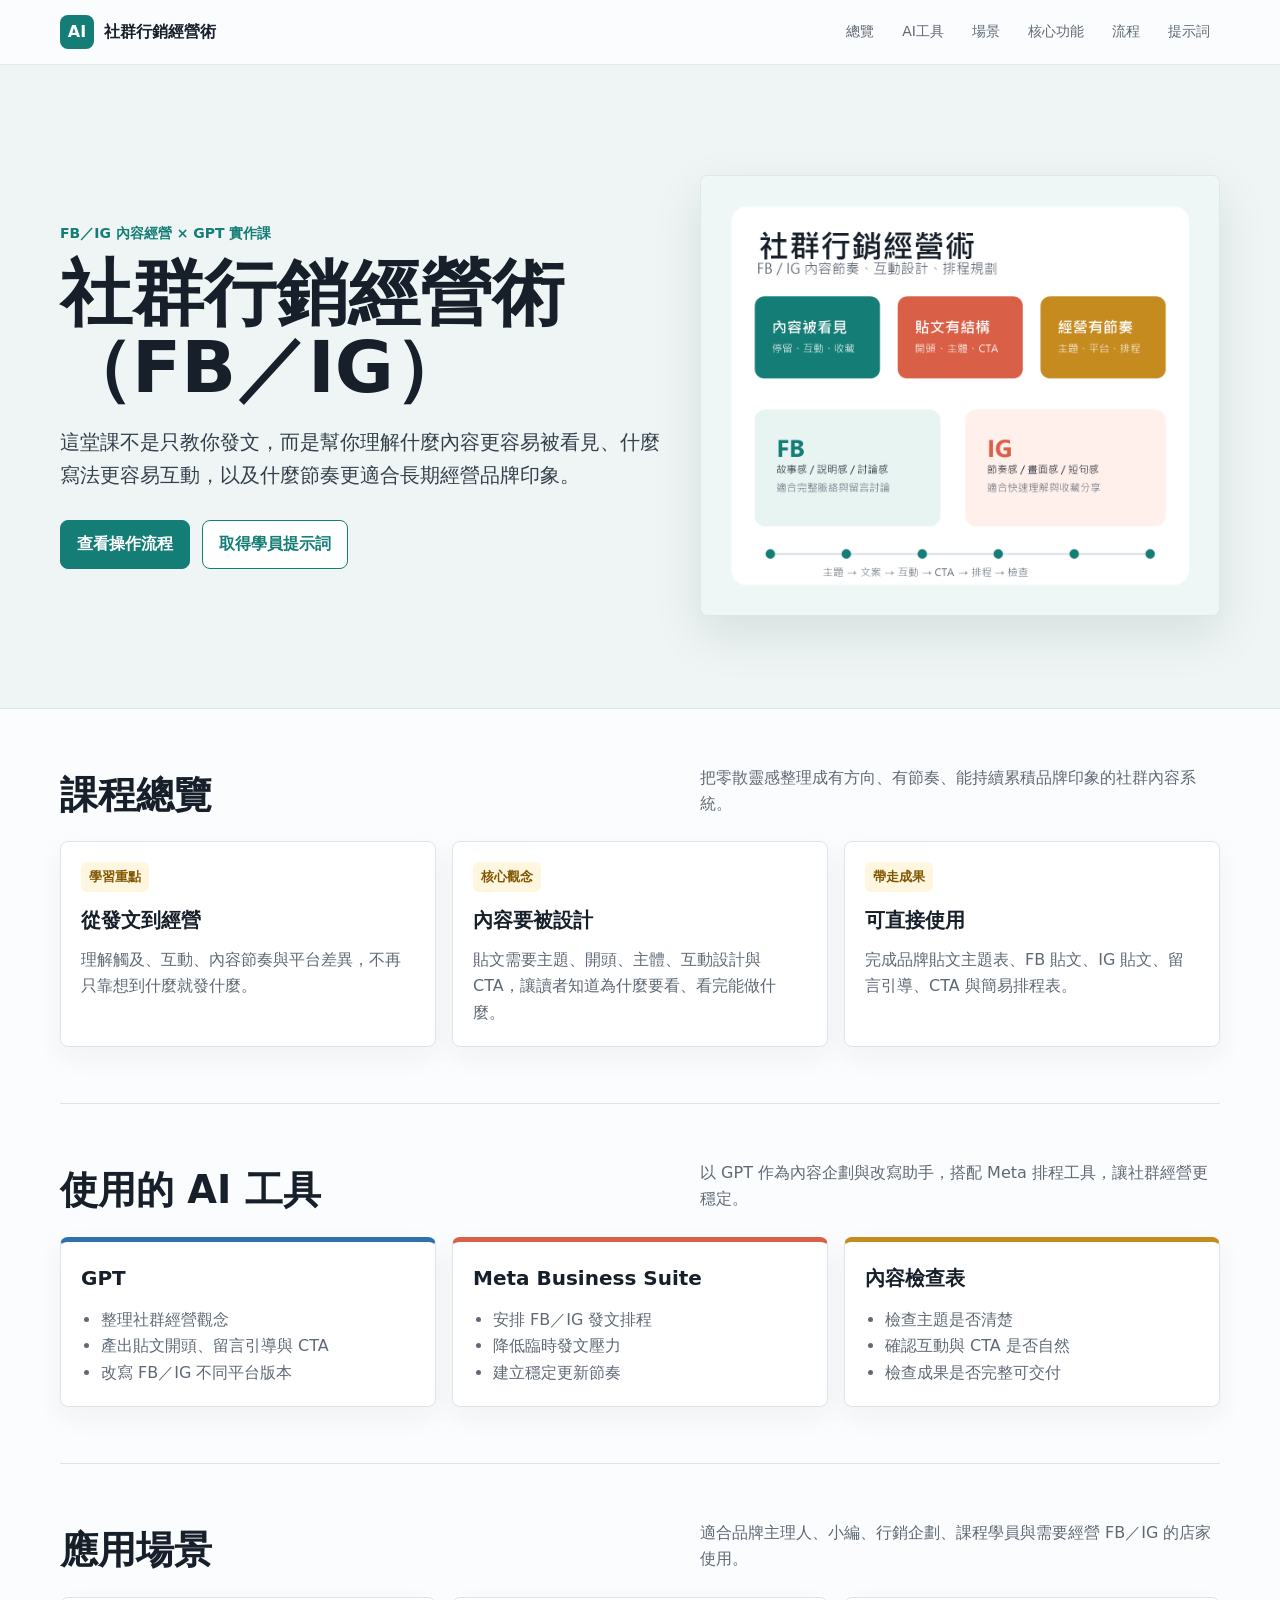
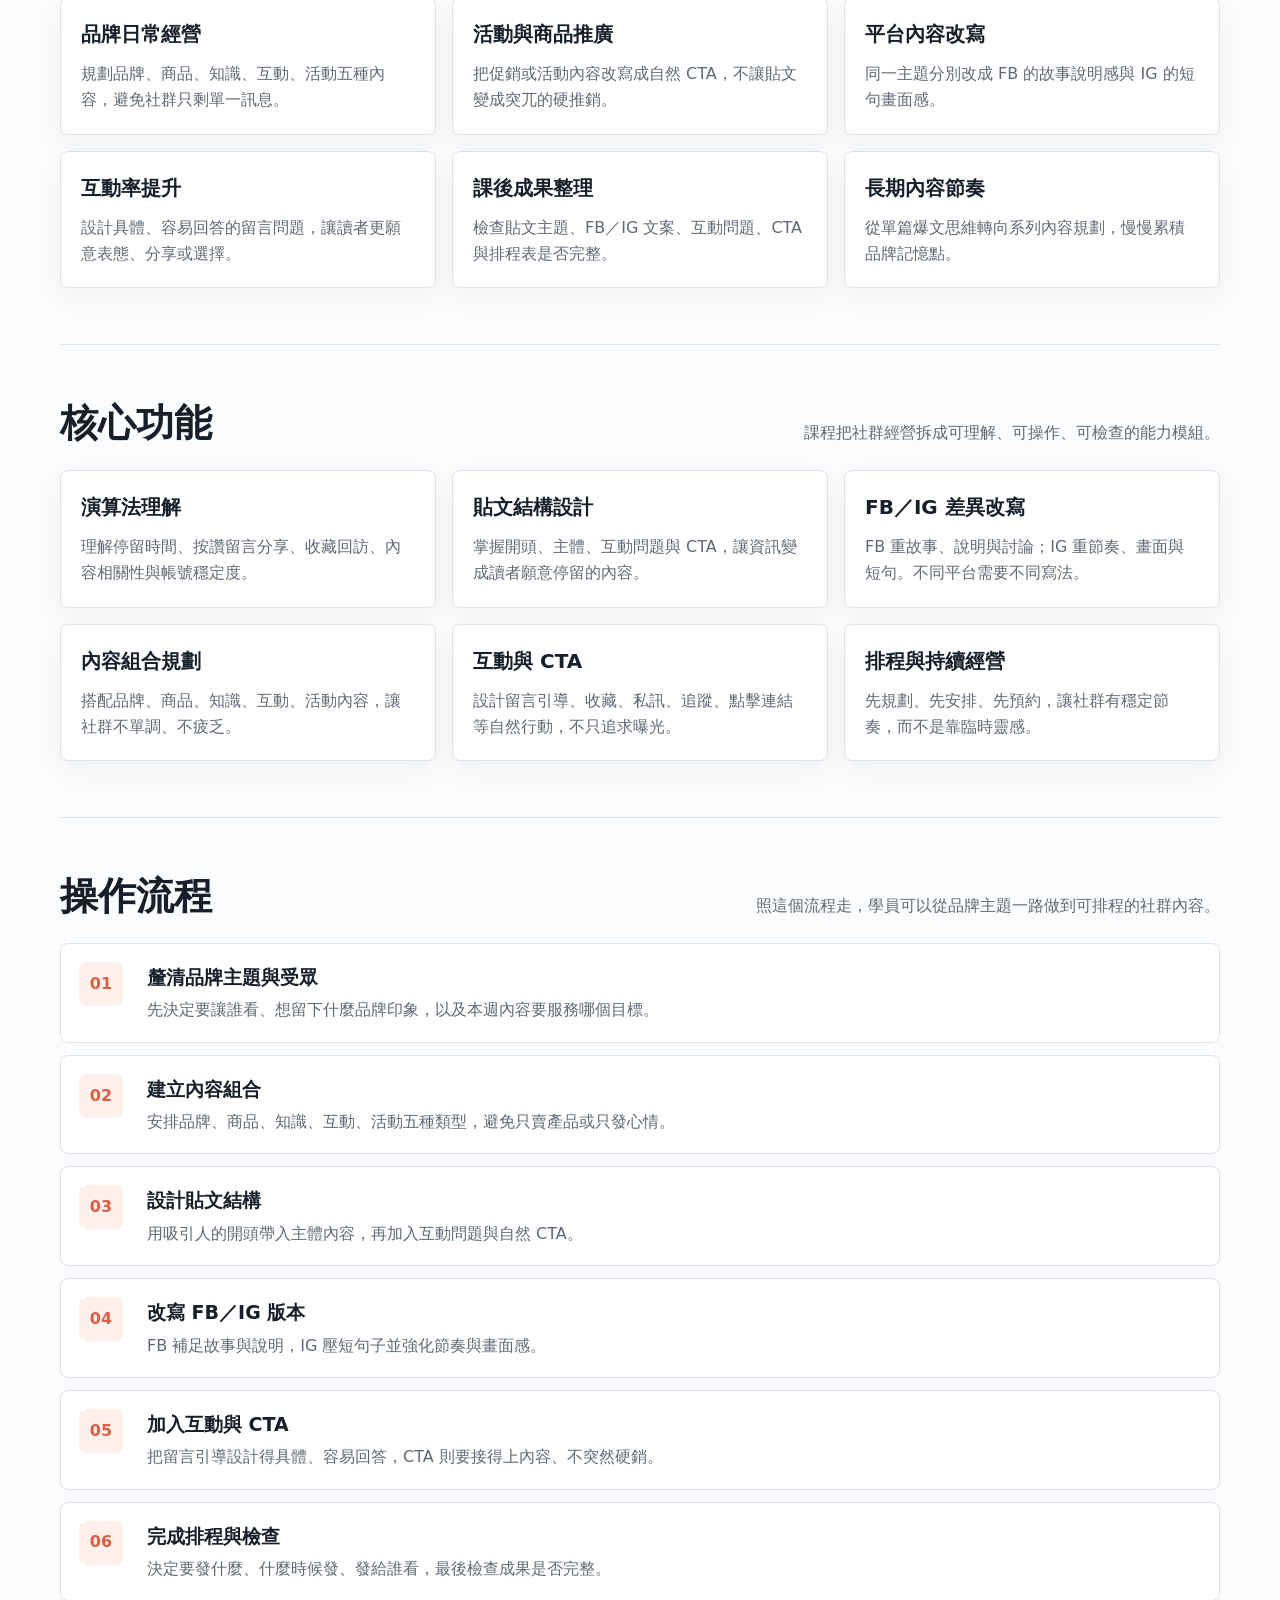
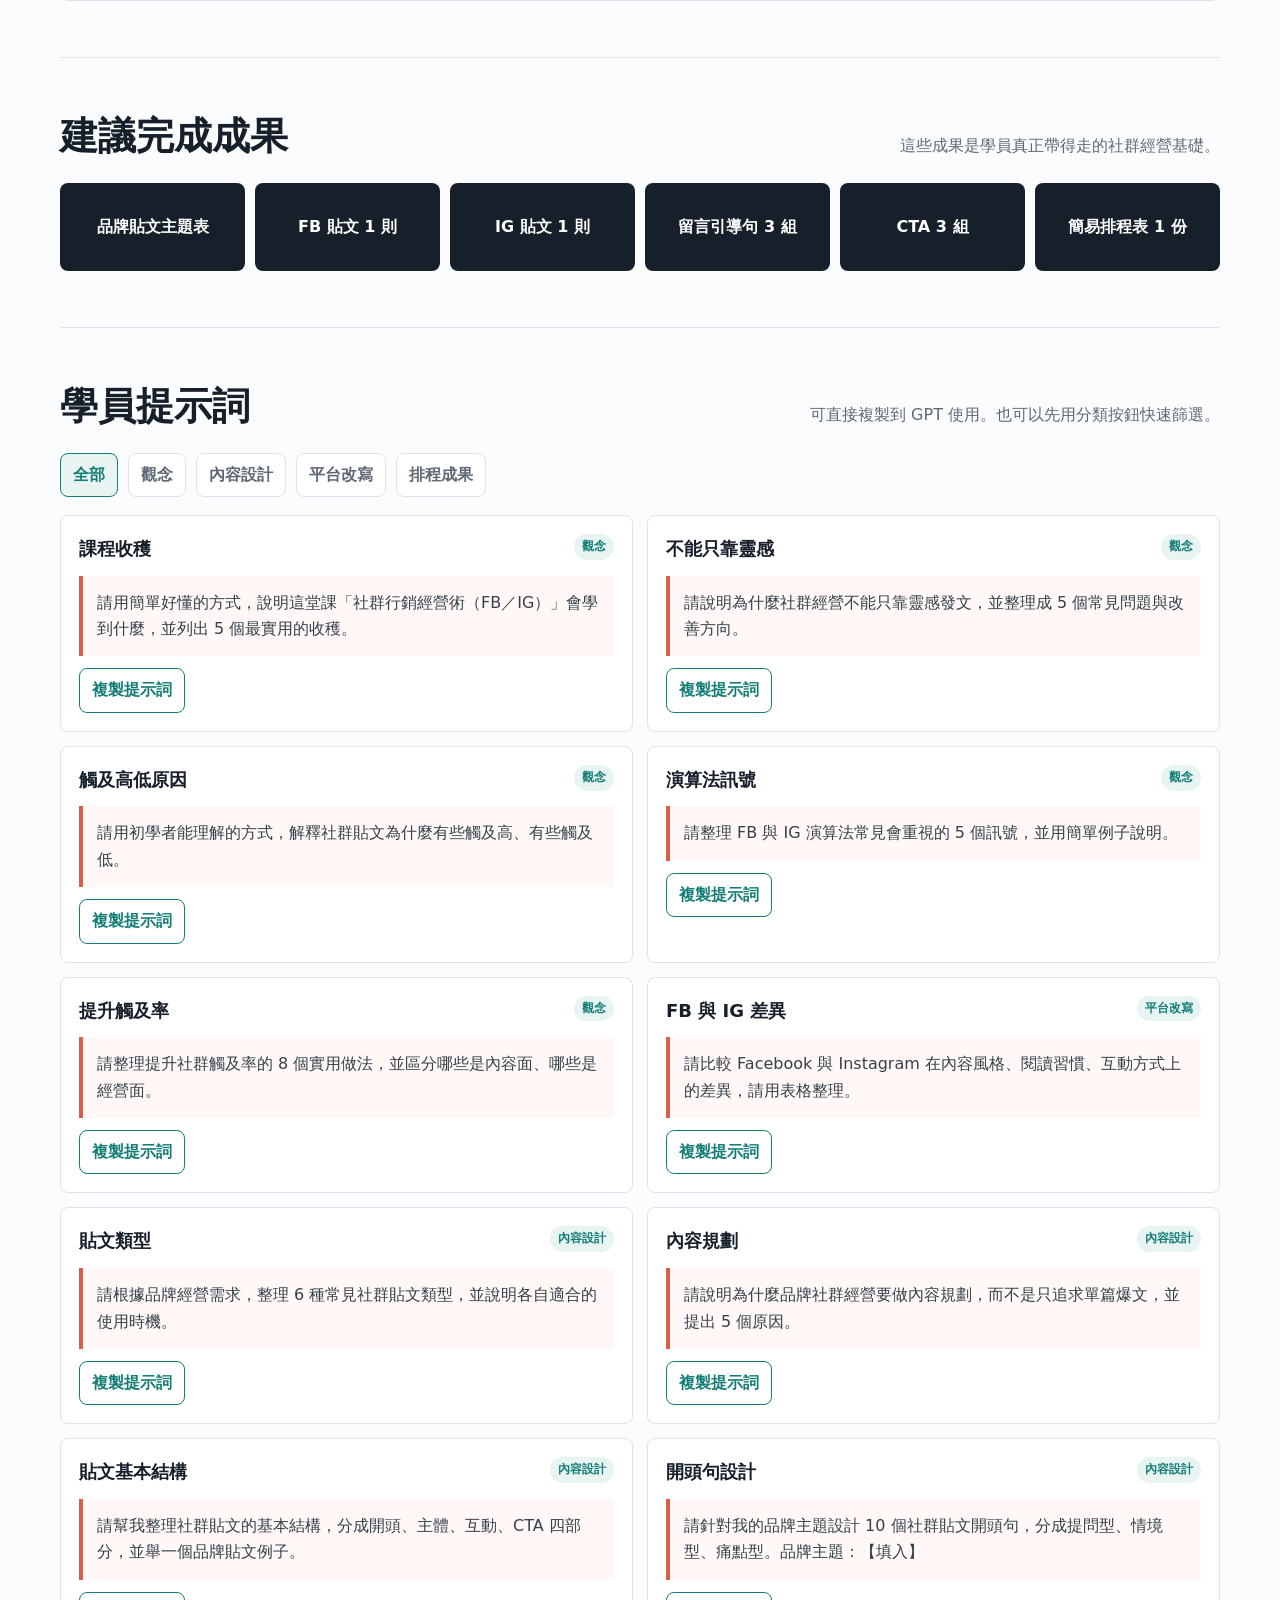
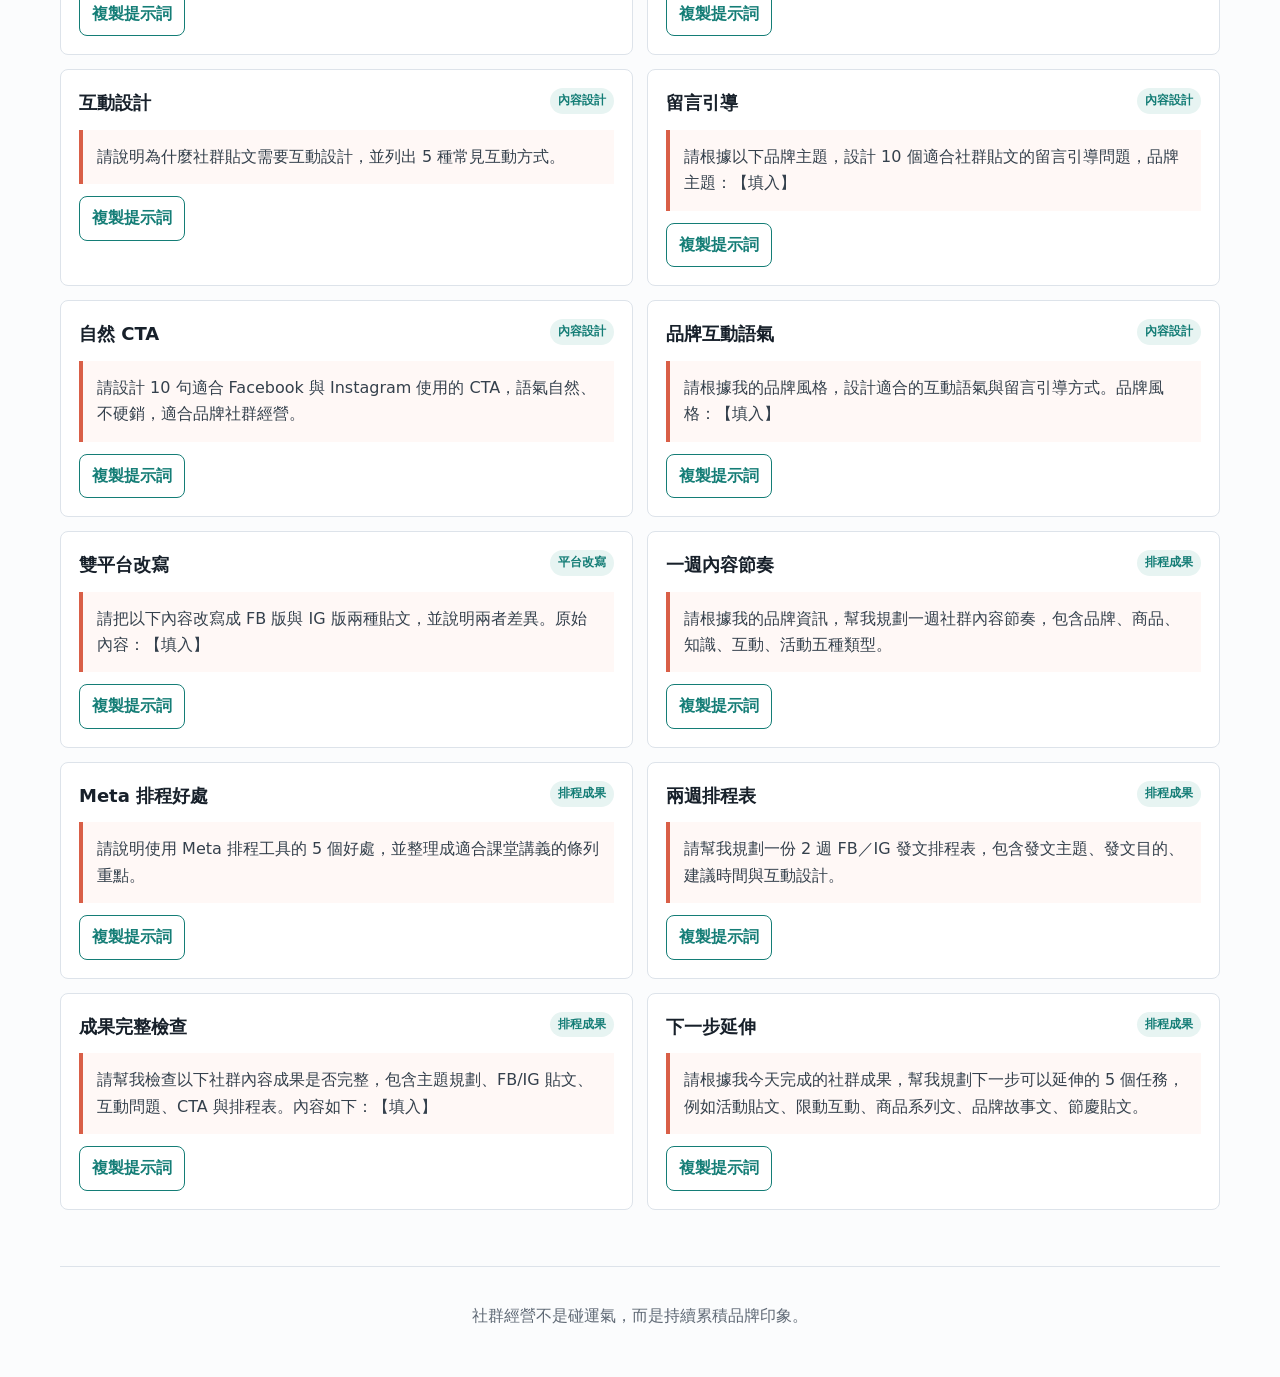
<file: index.html>
<!doctype html>
<html lang="zh-Hant">
<head>
  <meta charset="utf-8">
  <meta name="viewport" content="width=device-width, initial-scale=1">
  <title>社群行銷經營術（FB／IG）</title>
  <style>
    :root {
      --ink: #17202a;
      --muted: #5f6975;
      --line: #dde3ea;
      --paper: #fbfcfd;
      --white: #ffffff;
      --teal: #147d76;
      --coral: #d95f47;
      --gold: #c58b1f;
      --blue: #2f6fb2;
      --soft-teal: #e7f4f2;
      --soft-coral: #fff0ec;
      --soft-gold: #fff6df;
      --shadow: 0 18px 50px rgba(23, 32, 42, 0.10);
    }

    * {
      box-sizing: border-box;
    }

    body {
      margin: 0;
      color: var(--ink);
      background: var(--paper);
      font-family: "Noto Sans TC", "Microsoft JhengHei", system-ui, -apple-system, BlinkMacSystemFont, "Segoe UI", sans-serif;
      line-height: 1.65;
    }

    a {
      color: inherit;
    }

    .topbar {
      position: sticky;
      top: 0;
      z-index: 20;
      border-bottom: 1px solid rgba(221, 227, 234, 0.86);
      background: rgba(251, 252, 253, 0.92);
      backdrop-filter: blur(14px);
    }

    .nav {
      width: min(1160px, calc(100% - 32px));
      margin: 0 auto;
      min-height: 64px;
      display: flex;
      align-items: center;
      justify-content: space-between;
      gap: 16px;
    }

    .brand {
      display: flex;
      align-items: center;
      gap: 10px;
      font-weight: 800;
      letter-spacing: 0;
    }

    .mark {
      width: 34px;
      height: 34px;
      display: grid;
      place-items: center;
      border-radius: 8px;
      color: var(--white);
      background: var(--teal);
      font-weight: 900;
    }

    .nav-links {
      display: flex;
      gap: 8px;
      flex-wrap: wrap;
      justify-content: flex-end;
    }

    .nav-links a {
      padding: 8px 10px;
      border-radius: 8px;
      color: var(--muted);
      text-decoration: none;
      font-size: 14px;
    }

    .nav-links a:hover {
      color: var(--ink);
      background: var(--soft-teal);
    }

    .hero {
      background: #eef5f4;
      border-bottom: 1px solid var(--line);
    }

    .hero-inner {
      width: min(1160px, calc(100% - 32px));
      margin: 0 auto;
      padding: 54px 0 36px;
      display: grid;
      grid-template-columns: minmax(0, 1fr) minmax(320px, 520px);
      gap: 34px;
      align-items: center;
    }

    .eyebrow {
      margin: 0 0 12px;
      color: var(--teal);
      font-size: 14px;
      font-weight: 800;
    }

    h1 {
      margin: 0;
      max-width: 760px;
      font-size: clamp(40px, 6vw, 72px);
      line-height: 1.02;
      letter-spacing: 0;
    }

    .lead {
      margin: 22px 0 0;
      max-width: 680px;
      color: #34404c;
      font-size: 20px;
    }

    .hero-actions {
      display: flex;
      flex-wrap: wrap;
      gap: 12px;
      margin-top: 28px;
    }

    .button {
      display: inline-flex;
      align-items: center;
      justify-content: center;
      min-height: 44px;
      padding: 10px 16px;
      border: 1px solid var(--teal);
      border-radius: 8px;
      background: var(--teal);
      color: var(--white);
      text-decoration: none;
      font-weight: 800;
    }

    .button.secondary {
      background: var(--white);
      color: var(--teal);
    }

    .hero-visual {
      width: 100%;
      aspect-ratio: 1.18;
      border-radius: 8px;
      object-fit: cover;
      box-shadow: var(--shadow);
      border: 1px solid rgba(20, 125, 118, 0.16);
      background: var(--white);
    }

    main {
      width: min(1160px, calc(100% - 32px));
      margin: 0 auto;
    }

    section {
      padding: 56px 0;
      border-bottom: 1px solid var(--line);
    }

    .section-head {
      display: flex;
      align-items: end;
      justify-content: space-between;
      gap: 24px;
      margin-bottom: 24px;
    }

    h2 {
      margin: 0;
      font-size: clamp(26px, 3vw, 40px);
      line-height: 1.16;
      letter-spacing: 0;
    }

    .section-note {
      max-width: 520px;
      margin: 0;
      color: var(--muted);
      font-size: 16px;
    }

    .overview-grid,
    .tool-grid,
    .scene-grid,
    .feature-grid {
      display: grid;
      grid-template-columns: repeat(3, minmax(0, 1fr));
      gap: 16px;
    }

    .card {
      min-height: 100%;
      padding: 20px;
      border: 1px solid var(--line);
      border-radius: 8px;
      background: var(--white);
      box-shadow: 0 10px 28px rgba(23, 32, 42, 0.05);
    }

    .card h3 {
      margin: 0 0 10px;
      font-size: 20px;
      letter-spacing: 0;
    }

    .card p,
    .card li {
      color: var(--muted);
    }

    .card p {
      margin: 0;
    }

    .card ul {
      margin: 12px 0 0;
      padding-left: 20px;
    }

    .tag {
      display: inline-flex;
      margin-bottom: 12px;
      padding: 4px 8px;
      border-radius: 6px;
      background: var(--soft-gold);
      color: #805600;
      font-size: 13px;
      font-weight: 800;
    }

    .tool-card {
      border-top: 5px solid var(--blue);
    }

    .tool-card:nth-child(2) {
      border-top-color: var(--coral);
    }

    .tool-card:nth-child(3) {
      border-top-color: var(--gold);
    }

    .timeline {
      display: grid;
      gap: 12px;
      counter-reset: step;
    }

    .step {
      display: grid;
      grid-template-columns: 52px 1fr;
      gap: 16px;
      align-items: start;
      padding: 18px;
      border: 1px solid var(--line);
      border-radius: 8px;
      background: var(--white);
    }

    .step::before {
      counter-increment: step;
      content: counter(step, decimal-leading-zero);
      width: 44px;
      height: 44px;
      display: grid;
      place-items: center;
      border-radius: 8px;
      background: var(--soft-coral);
      color: var(--coral);
      font-weight: 900;
    }

    .step h3 {
      margin: 0 0 4px;
      font-size: 19px;
    }

    .step p {
      margin: 0;
      color: var(--muted);
    }

    .prompt-toolbar {
      display: flex;
      gap: 10px;
      flex-wrap: wrap;
      margin-bottom: 18px;
    }

    .filter-button {
      min-height: 38px;
      padding: 8px 12px;
      border: 1px solid var(--line);
      border-radius: 8px;
      background: var(--white);
      color: var(--muted);
      cursor: pointer;
      font: inherit;
      font-weight: 700;
    }

    .filter-button.active,
    .filter-button:hover {
      border-color: var(--teal);
      background: var(--soft-teal);
      color: var(--teal);
    }

    .prompt-grid {
      display: grid;
      grid-template-columns: repeat(2, minmax(0, 1fr));
      gap: 14px;
    }

    .prompt-card {
      display: flex;
      flex-direction: column;
      gap: 12px;
      padding: 18px;
      border: 1px solid var(--line);
      border-radius: 8px;
      background: var(--white);
    }

    .prompt-card[hidden] {
      display: none;
    }

    .prompt-title {
      display: flex;
      align-items: start;
      justify-content: space-between;
      gap: 12px;
    }

    .prompt-title h3 {
      margin: 0;
      font-size: 18px;
    }

    .prompt-category {
      flex: 0 0 auto;
      padding: 3px 8px;
      border-radius: 999px;
      background: var(--soft-teal);
      color: var(--teal);
      font-size: 12px;
      font-weight: 800;
    }

    .prompt-text {
      margin: 0;
      padding: 14px;
      border-left: 4px solid var(--coral);
      background: #fff8f6;
      color: #34404c;
    }

    .copy-button {
      align-self: flex-start;
      min-height: 38px;
      padding: 8px 12px;
      border: 1px solid var(--teal);
      border-radius: 8px;
      background: var(--white);
      color: var(--teal);
      cursor: pointer;
      font: inherit;
      font-weight: 800;
    }

    .outcome {
      display: grid;
      grid-template-columns: repeat(6, minmax(0, 1fr));
      gap: 10px;
    }

    .outcome span {
      min-height: 88px;
      display: flex;
      align-items: center;
      justify-content: center;
      padding: 12px;
      border-radius: 8px;
      background: var(--ink);
      color: var(--white);
      text-align: center;
      font-weight: 800;
    }

    .footer {
      padding: 36px 0 48px;
      color: var(--muted);
      text-align: center;
    }

    @media (max-width: 900px) {
      .hero-inner,
      .overview-grid,
      .tool-grid,
      .scene-grid,
      .feature-grid,
      .prompt-grid {
        grid-template-columns: 1fr;
      }

      .hero-inner {
        padding-top: 36px;
      }

      .section-head {
        align-items: start;
        flex-direction: column;
      }

      .outcome {
        grid-template-columns: repeat(2, minmax(0, 1fr));
      }
    }

    @media (max-width: 640px) {
      .nav {
        align-items: flex-start;
        flex-direction: column;
        padding: 12px 0;
      }

      .nav-links {
        justify-content: flex-start;
      }

      .hero-actions {
        flex-direction: column;
      }

      .button {
        width: 100%;
      }

      .step {
        grid-template-columns: 1fr;
      }

      .outcome {
        grid-template-columns: 1fr;
      }
    }
  </style>
</head>
<body>
  <header class="topbar">
    <nav class="nav" aria-label="主要導覽">
      <div class="brand"><span class="mark">AI</span><span>社群行銷經營術</span></div>
      <div class="nav-links">
        <a href="#overview">總覽</a>
        <a href="#tools">AI工具</a>
        <a href="#scenes">場景</a>
        <a href="#features">核心功能</a>
        <a href="#flow">流程</a>
        <a href="#prompts">提示詞</a>
      </div>
    </nav>
  </header>

  <section class="hero">
    <div class="hero-inner">
      <div>
        <p class="eyebrow">FB／IG 內容經營 × GPT 實作課</p>
        <h1>社群行銷經營術（FB／IG）</h1>
        <p class="lead">這堂課不是只教你發文，而是幫你理解什麼內容更容易被看見、什麼寫法更容易互動，以及什麼節奏更適合長期經營品牌印象。</p>
        <div class="hero-actions">
          <a class="button" href="#flow">查看操作流程</a>
          <a class="button secondary" href="#prompts">取得學員提示詞</a>
        </div>
      </div>
      <img class="hero-visual" src="assets/social-course-visual.png" alt="社群行銷課程視覺，包含手機貼文、互動訊號與內容排程">
    </div>
  </section>

  <main>
    <section id="overview">
      <div class="section-head">
        <h2>課程總覽</h2>
        <p class="section-note">把零散靈感整理成有方向、有節奏、能持續累積品牌印象的社群內容系統。</p>
      </div>
      <div class="overview-grid">
        <article class="card">
          <span class="tag">學習重點</span>
          <h3>從發文到經營</h3>
          <p>理解觸及、互動、內容節奏與平台差異，不再只靠想到什麼就發什麼。</p>
        </article>
        <article class="card">
          <span class="tag">核心觀念</span>
          <h3>內容要被設計</h3>
          <p>貼文需要主題、開頭、主體、互動設計與 CTA，讓讀者知道為什麼要看、看完能做什麼。</p>
        </article>
        <article class="card">
          <span class="tag">帶走成果</span>
          <h3>可直接使用</h3>
          <p>完成品牌貼文主題表、FB 貼文、IG 貼文、留言引導、CTA 與簡易排程表。</p>
        </article>
      </div>
    </section>

    <section id="tools">
      <div class="section-head">
        <h2>使用的 AI 工具</h2>
        <p class="section-note">以 GPT 作為內容企劃與改寫助手，搭配 Meta 排程工具，讓社群經營更穩定。</p>
      </div>
      <div class="tool-grid">
        <article class="card tool-card">
          <h3>GPT</h3>
          <ul>
            <li>整理社群經營觀念</li>
            <li>產出貼文開頭、留言引導與 CTA</li>
            <li>改寫 FB／IG 不同平台版本</li>
          </ul>
        </article>
        <article class="card tool-card">
          <h3>Meta Business Suite</h3>
          <ul>
            <li>安排 FB／IG 發文排程</li>
            <li>降低臨時發文壓力</li>
            <li>建立穩定更新節奏</li>
          </ul>
        </article>
        <article class="card tool-card">
          <h3>內容檢查表</h3>
          <ul>
            <li>檢查主題是否清楚</li>
            <li>確認互動與 CTA 是否自然</li>
            <li>檢查成果是否完整可交付</li>
          </ul>
        </article>
      </div>
    </section>

    <section id="scenes">
      <div class="section-head">
        <h2>應用場景</h2>
        <p class="section-note">適合品牌主理人、小編、行銷企劃、課程學員與需要經營 FB／IG 的店家使用。</p>
      </div>
      <div class="scene-grid">
        <article class="card">
          <h3>品牌日常經營</h3>
          <p>規劃品牌、商品、知識、互動、活動五種內容，避免社群只剩單一訊息。</p>
        </article>
        <article class="card">
          <h3>活動與商品推廣</h3>
          <p>把促銷或活動內容改寫成自然 CTA，不讓貼文變成突兀的硬推銷。</p>
        </article>
        <article class="card">
          <h3>平台內容改寫</h3>
          <p>同一主題分別改成 FB 的故事說明感與 IG 的短句畫面感。</p>
        </article>
        <article class="card">
          <h3>互動率提升</h3>
          <p>設計具體、容易回答的留言問題，讓讀者更願意表態、分享或選擇。</p>
        </article>
        <article class="card">
          <h3>課後成果整理</h3>
          <p>檢查貼文主題、FB／IG 文案、互動問題、CTA 與排程表是否完整。</p>
        </article>
        <article class="card">
          <h3>長期內容節奏</h3>
          <p>從單篇爆文思維轉向系列內容規劃，慢慢累積品牌記憶點。</p>
        </article>
      </div>
    </section>

    <section id="features">
      <div class="section-head">
        <h2>核心功能</h2>
        <p class="section-note">課程把社群經營拆成可理解、可操作、可檢查的能力模組。</p>
      </div>
      <div class="feature-grid">
        <article class="card">
          <h3>演算法理解</h3>
          <p>理解停留時間、按讚留言分享、收藏回訪、內容相關性與帳號穩定度。</p>
        </article>
        <article class="card">
          <h3>貼文結構設計</h3>
          <p>掌握開頭、主體、互動問題與 CTA，讓資訊變成讀者願意停留的內容。</p>
        </article>
        <article class="card">
          <h3>FB／IG 差異改寫</h3>
          <p>FB 重故事、說明與討論；IG 重節奏、畫面與短句。不同平台需要不同寫法。</p>
        </article>
        <article class="card">
          <h3>內容組合規劃</h3>
          <p>搭配品牌、商品、知識、互動、活動內容，讓社群不單調、不疲乏。</p>
        </article>
        <article class="card">
          <h3>互動與 CTA</h3>
          <p>設計留言引導、收藏、私訊、追蹤、點擊連結等自然行動，不只追求曝光。</p>
        </article>
        <article class="card">
          <h3>排程與持續經營</h3>
          <p>先規劃、先安排、先預約，讓社群有穩定節奏，而不是靠臨時靈感。</p>
        </article>
      </div>
    </section>

    <section id="flow">
      <div class="section-head">
        <h2>操作流程</h2>
        <p class="section-note">照這個流程走，學員可以從品牌主題一路做到可排程的社群內容。</p>
      </div>
      <div class="timeline">
        <article class="step">
          <div>
            <h3>釐清品牌主題與受眾</h3>
            <p>先決定要讓誰看、想留下什麼品牌印象，以及本週內容要服務哪個目標。</p>
          </div>
        </article>
        <article class="step">
          <div>
            <h3>建立內容組合</h3>
            <p>安排品牌、商品、知識、互動、活動五種類型，避免只賣產品或只發心情。</p>
          </div>
        </article>
        <article class="step">
          <div>
            <h3>設計貼文結構</h3>
            <p>用吸引人的開頭帶入主體內容，再加入互動問題與自然 CTA。</p>
          </div>
        </article>
        <article class="step">
          <div>
            <h3>改寫 FB／IG 版本</h3>
            <p>FB 補足故事與說明，IG 壓短句子並強化節奏與畫面感。</p>
          </div>
        </article>
        <article class="step">
          <div>
            <h3>加入互動與 CTA</h3>
            <p>把留言引導設計得具體、容易回答，CTA 則要接得上內容、不突然硬銷。</p>
          </div>
        </article>
        <article class="step">
          <div>
            <h3>完成排程與檢查</h3>
            <p>決定要發什麼、什麼時候發、發給誰看，最後檢查成果是否完整。</p>
          </div>
        </article>
      </div>
    </section>

    <section id="outcomes">
      <div class="section-head">
        <h2>建議完成成果</h2>
        <p class="section-note">這些成果是學員真正帶得走的社群經營基礎。</p>
      </div>
      <div class="outcome" aria-label="課程成果">
        <span>品牌貼文主題表</span>
        <span>FB 貼文 1 則</span>
        <span>IG 貼文 1 則</span>
        <span>留言引導句 3 組</span>
        <span>CTA 3 組</span>
        <span>簡易排程表 1 份</span>
      </div>
    </section>

    <section id="prompts">
      <div class="section-head">
        <h2>學員提示詞</h2>
        <p class="section-note">可直接複製到 GPT 使用。也可以先用分類按鈕快速篩選。</p>
      </div>
      <div class="prompt-toolbar" aria-label="提示詞分類">
        <button class="filter-button active" type="button" data-filter="all">全部</button>
        <button class="filter-button" type="button" data-filter="overview">觀念</button>
        <button class="filter-button" type="button" data-filter="content">內容設計</button>
        <button class="filter-button" type="button" data-filter="platform">平台改寫</button>
        <button class="filter-button" type="button" data-filter="schedule">排程成果</button>
      </div>
      <div class="prompt-grid" id="promptGrid"></div>
    </section>

    <div class="footer">
      社群經營不是碰運氣，而是持續累積品牌印象。
    </div>
  </main>

  <script>
    const prompts = [
      ["課程收穫", "overview", "請用簡單好懂的方式，說明這堂課「社群行銷經營術（FB／IG）」會學到什麼，並列出 5 個最實用的收穫。"],
      ["不能只靠靈感", "overview", "請說明為什麼社群經營不能只靠靈感發文，並整理成 5 個常見問題與改善方向。"],
      ["觸及高低原因", "overview", "請用初學者能理解的方式，解釋社群貼文為什麼有些觸及高、有些觸及低。"],
      ["演算法訊號", "overview", "請整理 FB 與 IG 演算法常見會重視的 5 個訊號，並用簡單例子說明。"],
      ["提升觸及率", "overview", "請整理提升社群觸及率的 8 個實用做法，並區分哪些是內容面、哪些是經營面。"],
      ["FB 與 IG 差異", "platform", "請比較 Facebook 與 Instagram 在內容風格、閱讀習慣、互動方式上的差異，請用表格整理。"],
      ["貼文類型", "content", "請根據品牌經營需求，整理 6 種常見社群貼文類型，並說明各自適合的使用時機。"],
      ["內容規劃", "content", "請說明為什麼品牌社群經營要做內容規劃，而不是只追求單篇爆文，並提出 5 個原因。"],
      ["貼文基本結構", "content", "請幫我整理社群貼文的基本結構，分成開頭、主體、互動、CTA 四部分，並舉一個品牌貼文例子。"],
      ["開頭句設計", "content", "請針對我的品牌主題設計 10 個社群貼文開頭句，分成提問型、情境型、痛點型。品牌主題：【填入】"],
      ["互動設計", "content", "請說明為什麼社群貼文需要互動設計，並列出 5 種常見互動方式。"],
      ["留言引導", "content", "請根據以下品牌主題，設計 10 個適合社群貼文的留言引導問題，品牌主題：【填入】"],
      ["自然 CTA", "content", "請設計 10 句適合 Facebook 與 Instagram 使用的 CTA，語氣自然、不硬銷，適合品牌社群經營。"],
      ["品牌互動語氣", "content", "請根據我的品牌風格，設計適合的互動語氣與留言引導方式。品牌風格：【填入】"],
      ["雙平台改寫", "platform", "請把以下內容改寫成 FB 版與 IG 版兩種貼文，並說明兩者差異。原始內容：【填入】"],
      ["一週內容節奏", "schedule", "請根據我的品牌資訊，幫我規劃一週社群內容節奏，包含品牌、商品、知識、互動、活動五種類型。"],
      ["Meta 排程好處", "schedule", "請說明使用 Meta 排程工具的 5 個好處，並整理成適合課堂講義的條列重點。"],
      ["兩週排程表", "schedule", "請幫我規劃一份 2 週 FB／IG 發文排程表，包含發文主題、發文目的、建議時間與互動設計。"],
      ["成果完整檢查", "schedule", "請幫我檢查以下社群內容成果是否完整，包含主題規劃、FB/IG 貼文、互動問題、CTA 與排程表。內容如下：【填入】"],
      ["下一步延伸", "schedule", "請根據我今天完成的社群成果，幫我規劃下一步可以延伸的 5 個任務，例如活動貼文、限動互動、商品系列文、品牌故事文、節慶貼文。"]
    ];

    const categoryNames = {
      overview: "觀念",
      content: "內容設計",
      platform: "平台改寫",
      schedule: "排程成果"
    };

    const grid = document.querySelector("#promptGrid");

    function renderPrompts(filter = "all") {
      grid.innerHTML = "";
      prompts.forEach(([title, category, text]) => {
        const card = document.createElement("article");
        card.className = "prompt-card";
        card.dataset.category = category;
        if (filter !== "all" && category !== filter) card.hidden = true;
        card.innerHTML = `
          <div class="prompt-title">
            <h3>${title}</h3>
            <span class="prompt-category">${categoryNames[category]}</span>
          </div>
          <p class="prompt-text">${text}</p>
          <button class="copy-button" type="button">複製提示詞</button>
        `;
        card.querySelector(".copy-button").addEventListener("click", async (event) => {
          if (navigator.clipboard && window.isSecureContext) {
            await navigator.clipboard.writeText(text);
          } else {
            const textarea = document.createElement("textarea");
            textarea.value = text;
            textarea.style.position = "fixed";
            textarea.style.opacity = "0";
            document.body.appendChild(textarea);
            textarea.focus();
            textarea.select();
            document.execCommand("copy");
            textarea.remove();
          }
          event.currentTarget.textContent = "已複製";
          setTimeout(() => event.currentTarget.textContent = "複製提示詞", 1200);
        });
        grid.appendChild(card);
      });
    }

    document.querySelectorAll(".filter-button").forEach((button) => {
      button.addEventListener("click", () => {
        document.querySelectorAll(".filter-button").forEach((item) => item.classList.remove("active"));
        button.classList.add("active");
        renderPrompts(button.dataset.filter);
      });
    });

    renderPrompts();
  </script>
</body>
</html>
</file>
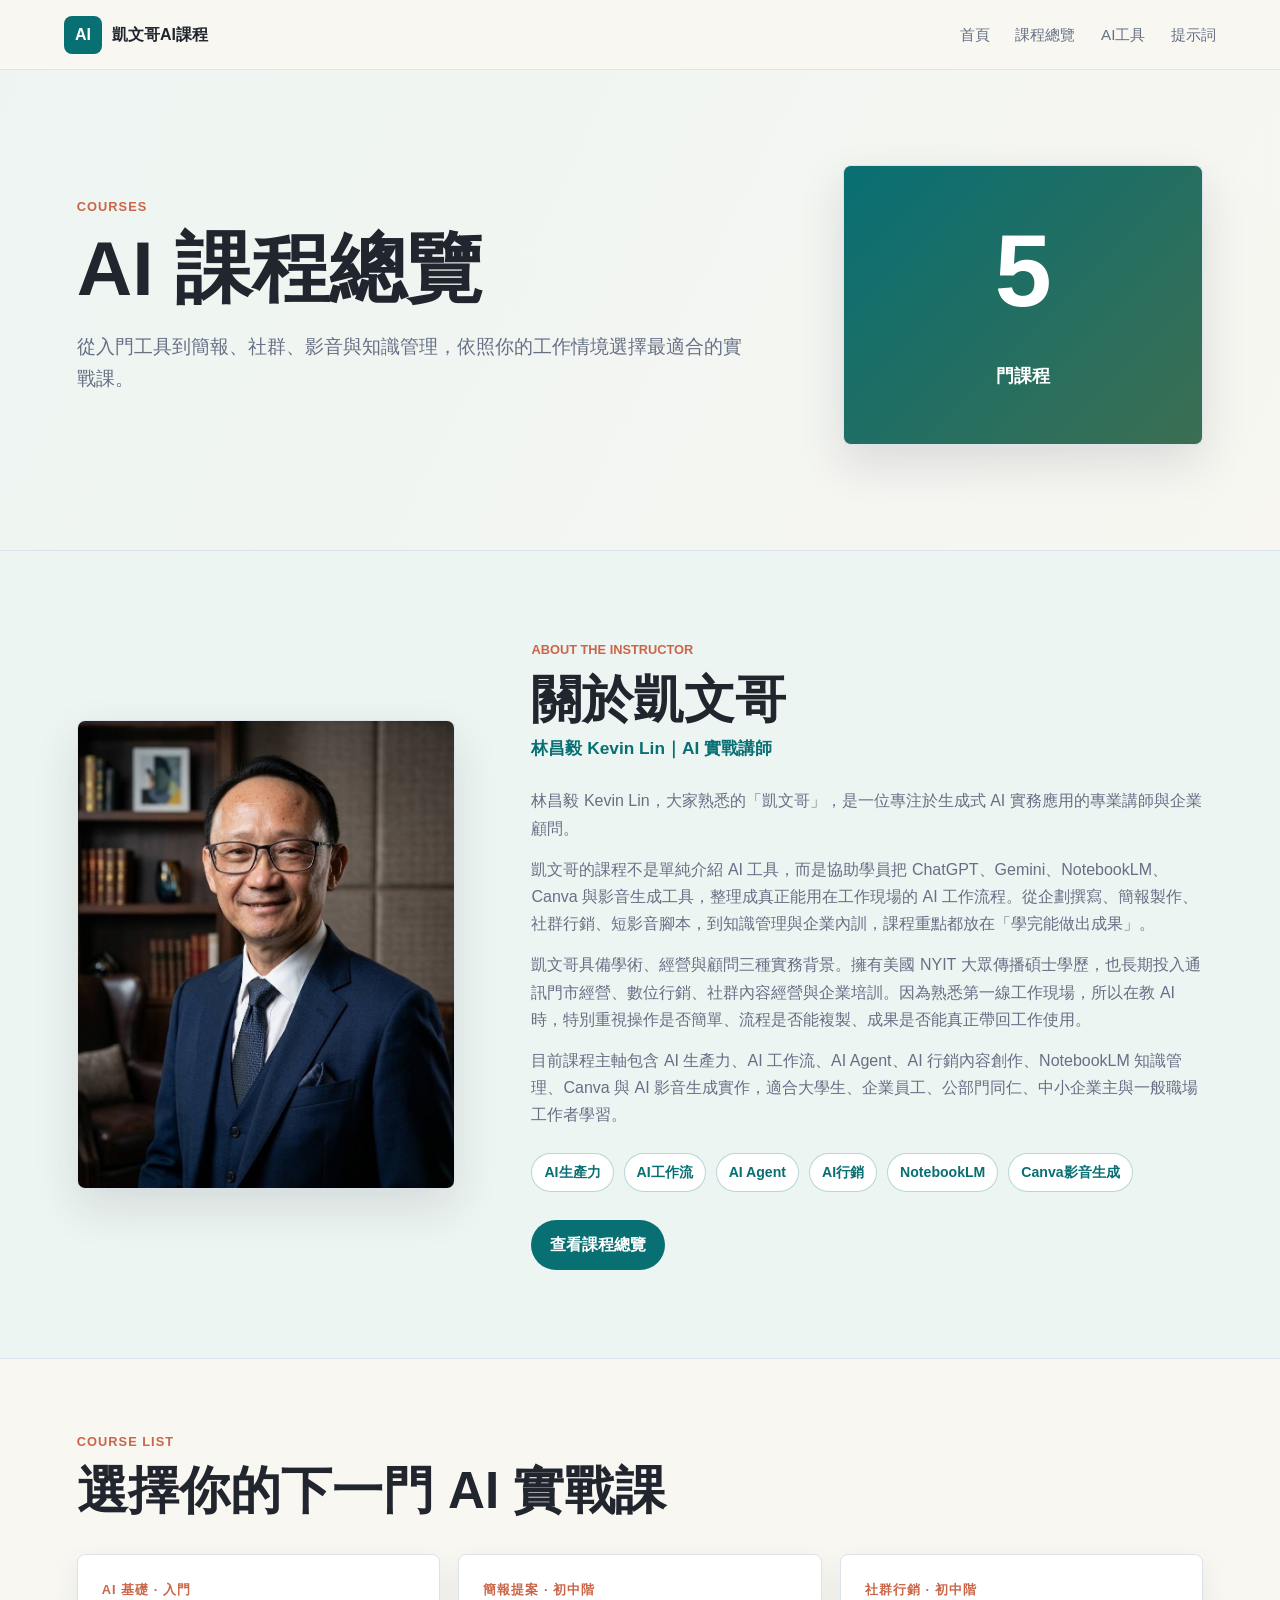
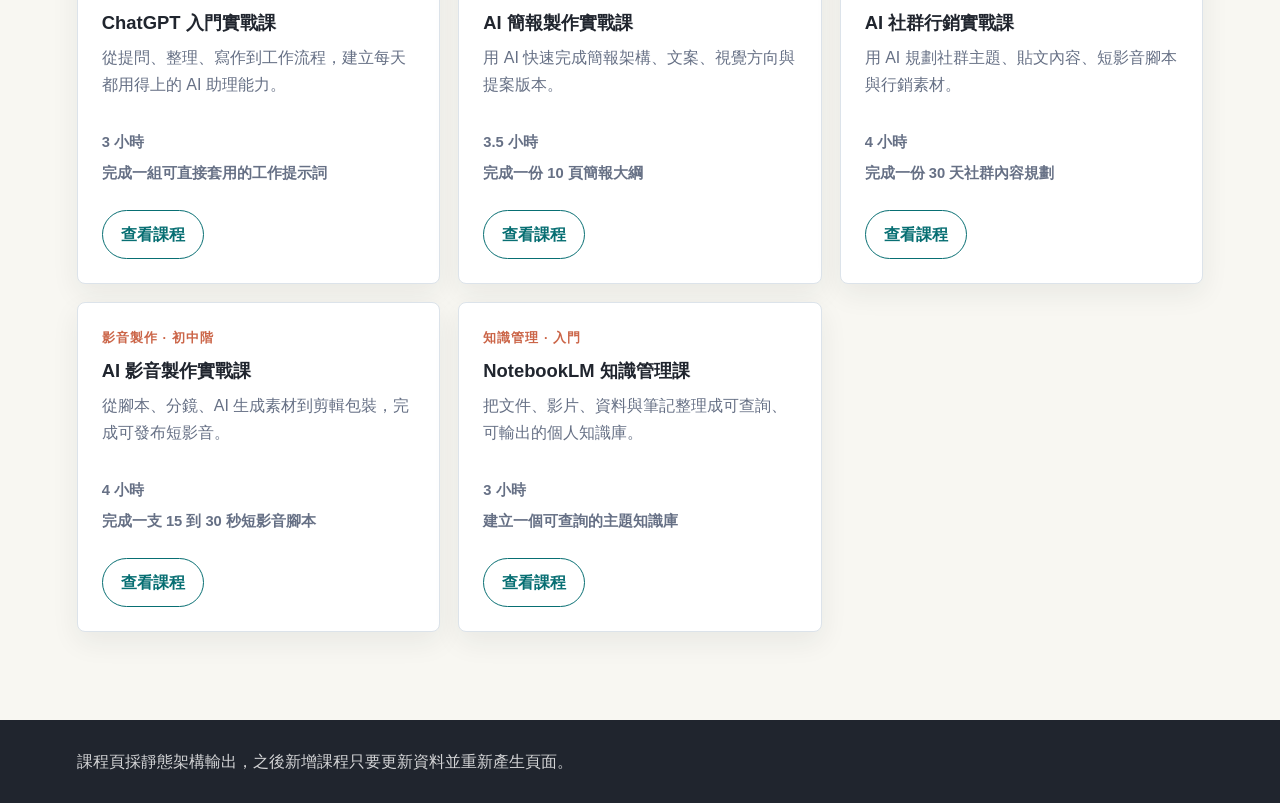
<file: courses/index.html>
<!doctype html>
<html lang="zh-Hant">
  <head>
    <meta charset="UTF-8" />
    <meta name="viewport" content="width=device-width, initial-scale=1.0" />
    <title>課程總覽｜KevinPhone AI 課程</title>
    <meta name="description" content="瀏覽 KevinPhone AI 課程，包含 ChatGPT、AI 簡報、AI 社群行銷、AI 影音製作與 NotebookLM 知識管理。" />
    <link rel="stylesheet" href="/course-assets/styles.css" />
  </head>
  <body>
    <header class="topbar">
      <a class="brand" href="/#overview" aria-label="回到首頁">
        <span class="brand-mark">AI</span>
        <span>凱文哥AI課程</span>
      </a>
      <nav class="nav-links" aria-label="主要導覽">
        <a href="/#overview">首頁</a>
        <a href="/courses#course-list">課程總覽</a>
        <a href="/#tools">AI工具</a>
        <a href="/#prompts">提示詞</a>
      </nav>
    </header>

    <main>
      <section class="course-hero course-index-hero">
        <div class="course-hero-copy">
          <p class="eyebrow">Courses</p>
          <h1>AI 課程總覽</h1>
          <p>從入門工具到簡報、社群、影音與知識管理，依照你的工作情境選擇最適合的實戰課。</p>
        </div>
        <div class="course-badge" aria-hidden="true">
          <span>5</span>
          <strong>門課程</strong>
        </div>
      </section>

      <section class="section instructor-profile" id="instructor">
        <figure class="instructor-photo-frame">
          <img
            class="instructor-photo"
            src="/assets/kevin-profile.jpg"
            alt="林昌毅凱文哥 AI 專業講師形象照"
            width="825"
            height="1024"
            loading="lazy"
            decoding="async"
          />
        </figure>
        <div class="instructor-copy">
          <p class="eyebrow">ABOUT THE INSTRUCTOR</p>
          <h2>關於凱文哥</h2>
          <p class="instructor-subtitle">林昌毅 Kevin Lin｜AI 實戰講師</p>
          <div class="instructor-bio">
            <p>林昌毅 Kevin Lin，大家熟悉的「凱文哥」，是一位專注於生成式 AI 實務應用的專業講師與企業顧問。</p>
            <p>凱文哥的課程不是單純介紹 AI 工具，而是協助學員把 ChatGPT、Gemini、NotebookLM、Canva 與影音生成工具，整理成真正能用在工作現場的 AI 工作流程。從企劃撰寫、簡報製作、社群行銷、短影音腳本，到知識管理與企業內訓，課程重點都放在「學完能做出成果」。</p>
            <p>凱文哥具備學術、經營與顧問三種實務背景。擁有美國 NYIT 大眾傳播碩士學歷，也長期投入通訊門市經營、數位行銷、社群內容經營與企業培訓。因為熟悉第一線工作現場，所以在教 AI 時，特別重視操作是否簡單、流程是否能複製、成果是否能真正帶回工作使用。</p>
            <p>目前課程主軸包含 AI 生產力、AI 工作流、AI Agent、AI 行銷內容創作、NotebookLM 知識管理、Canva 與 AI 影音生成實作，適合大學生、企業員工、公部門同仁、中小企業主與一般職場工作者學習。</p>
          </div>
          <div class="instructor-tags" aria-label="講師專長">
            <span class="instructor-tag">AI生產力</span>
            <span class="instructor-tag">AI工作流</span>
            <span class="instructor-tag">AI Agent</span>
            <span class="instructor-tag">AI行銷</span>
            <span class="instructor-tag">NotebookLM</span>
            <span class="instructor-tag">Canva影音生成</span>
          </div>
          <div class="instructor-actions">
            <a class="button primary" href="/courses#course-list">查看課程總覽</a>
          </div>
        </div>
      </section>

      <section id="course-list" class="section compact">
        <div class="section-heading">
          <p class="eyebrow">Course List</p>
          <h2>選擇你的下一門 AI 實戰課</h2>
        </div>
        <div class="course-grid">
          <article class="course-card">
            <p class="eyebrow">AI 基礎 · 入門</p>
            <h3>ChatGPT 入門實戰課</h3>
            <p>從提問、整理、寫作到工作流程，建立每天都用得上的 AI 助理能力。</p>
            <div class="course-meta">
              <span>3 小時</span>
              <span>完成一組可直接套用的工作提示詞</span>
            </div>
            <a class="button secondary" href="./chatgpt-basic/">查看課程</a>
          </article>
          <article class="course-card">
            <p class="eyebrow">簡報提案 · 初中階</p>
            <h3>AI 簡報製作實戰課</h3>
            <p>用 AI 快速完成簡報架構、文案、視覺方向與提案版本。</p>
            <div class="course-meta">
              <span>3.5 小時</span>
              <span>完成一份 10 頁簡報大綱</span>
            </div>
            <a class="button secondary" href="./ai-presentation/">查看課程</a>
          </article>
          <article class="course-card">
            <p class="eyebrow">社群行銷 · 初中階</p>
            <h3>AI 社群行銷實戰課</h3>
            <p>用 AI 規劃社群主題、貼文內容、短影音腳本與行銷素材。</p>
            <div class="course-meta">
              <span>4 小時</span>
              <span>完成一份 30 天社群內容規劃</span>
            </div>
            <a class="button secondary" href="./ai-marketing/">查看課程</a>
          </article>
          <article class="course-card">
            <p class="eyebrow">影音製作 · 初中階</p>
            <h3>AI 影音製作實戰課</h3>
            <p>從腳本、分鏡、AI 生成素材到剪輯包裝，完成可發布短影音。</p>
            <div class="course-meta">
              <span>4 小時</span>
              <span>完成一支 15 到 30 秒短影音腳本</span>
            </div>
            <a class="button secondary" href="./ai-video/">查看課程</a>
          </article>
          <article class="course-card">
            <p class="eyebrow">知識管理 · 入門</p>
            <h3>NotebookLM 知識管理課</h3>
            <p>把文件、影片、資料與筆記整理成可查詢、可輸出的個人知識庫。</p>
            <div class="course-meta">
              <span>3 小時</span>
              <span>建立一個可查詢的主題知識庫</span>
            </div>
            <a class="button secondary" href="./notebooklm/">查看課程</a>
          </article>
        </div>
      </section>
    </main>

    <footer class="footer">
      <p>課程頁採靜態架構輸出，之後新增課程只要更新資料並重新產生頁面。</p>
    </footer>
  </body>
</html>
</file>
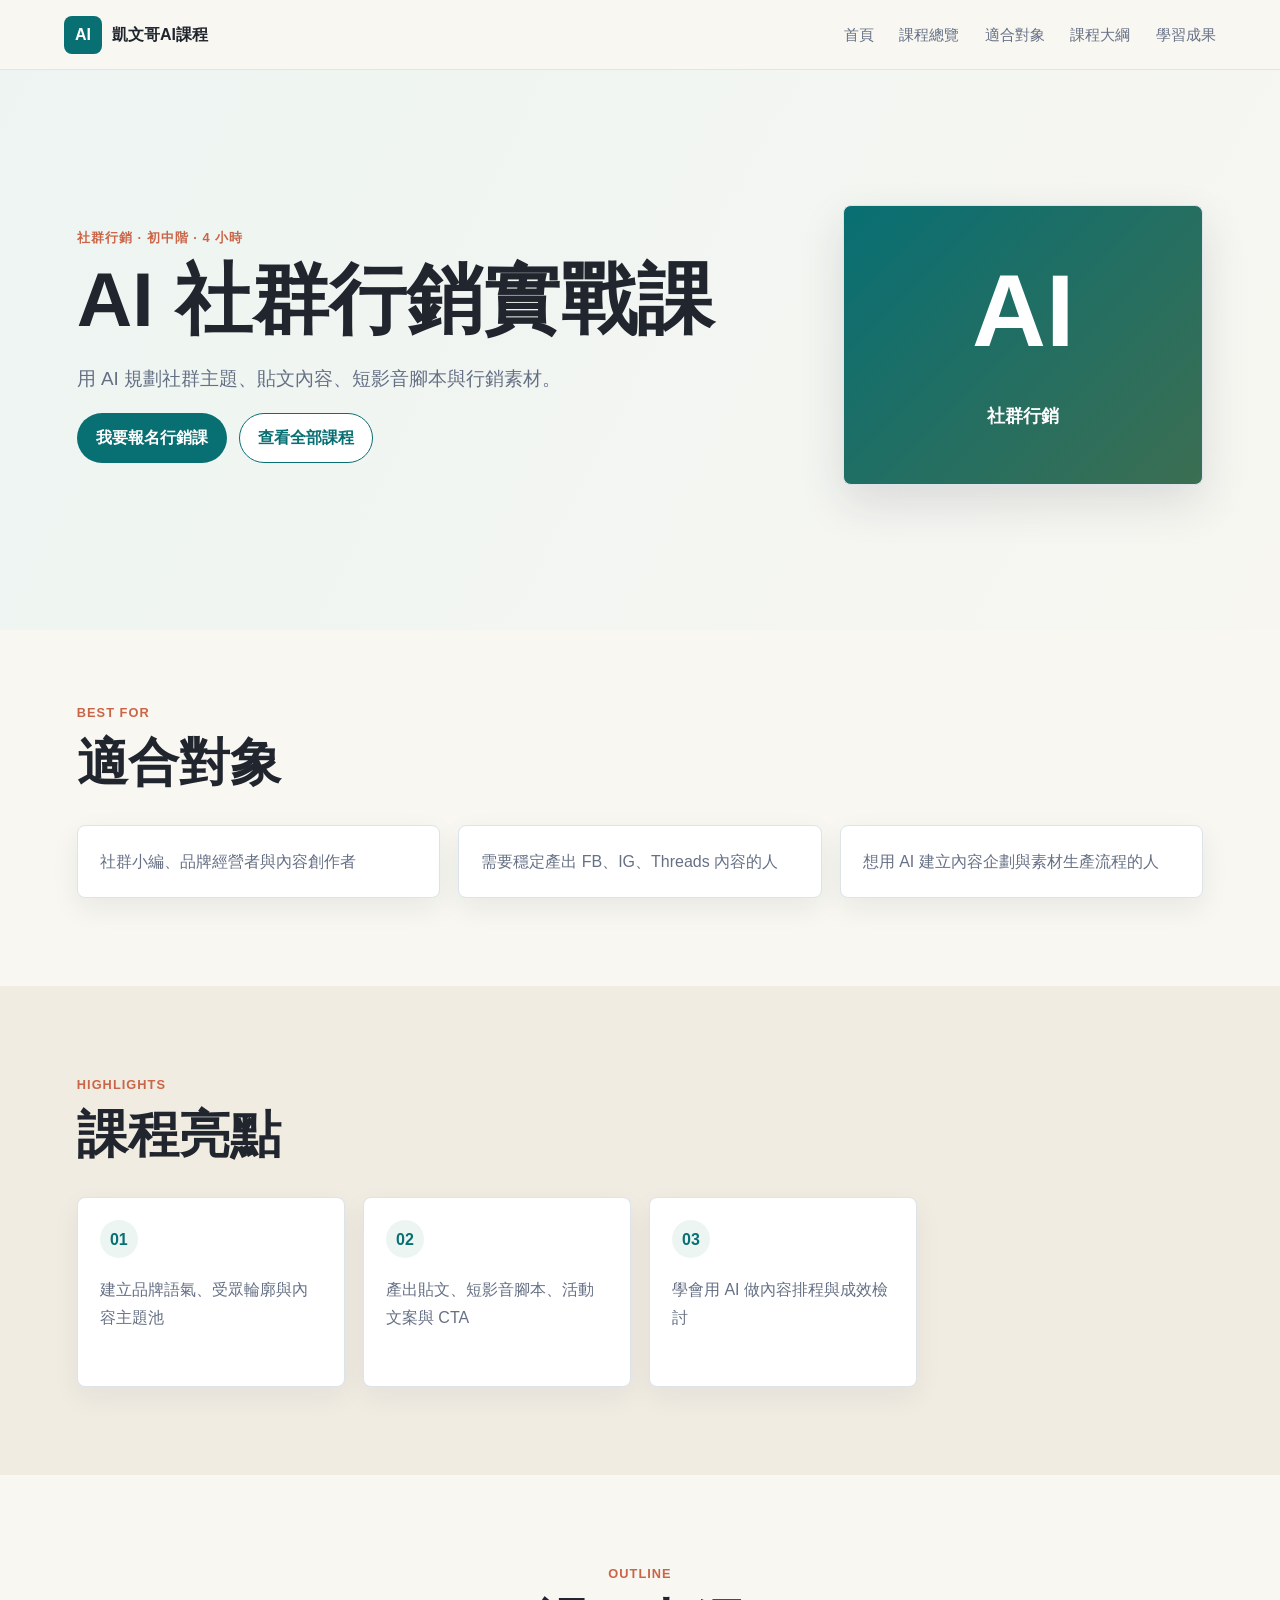
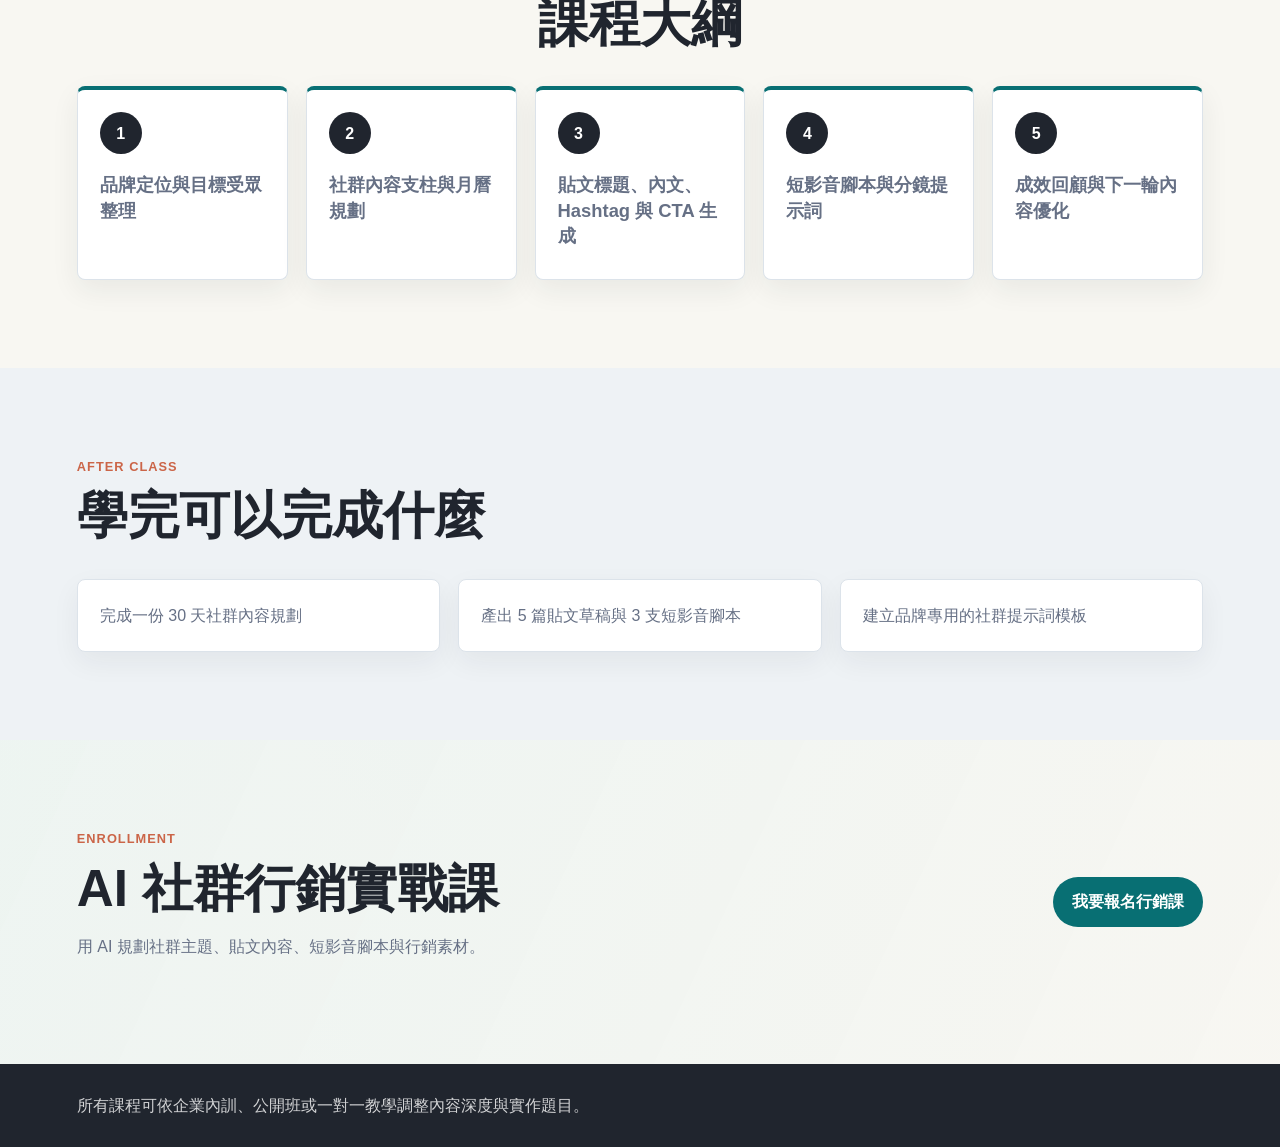
<file: courses/ai-marketing/index.html>
<!doctype html>
<html lang="zh-Hant">
  <head>
    <meta charset="UTF-8" />
    <meta name="viewport" content="width=device-width, initial-scale=1.0" />
    <title>AI 社群行銷實戰課</title>
    <meta name="description" content="用 AI 規劃社群主題、貼文內容、短影音腳本與行銷素材。" />
    <link rel="stylesheet" href="/course-assets/styles.css" />
  </head>
  <body>
    <header class="topbar">
      <a class="brand" href="/#overview" aria-label="回到首頁">
        <span class="brand-mark">AI</span>
        <span>凱文哥AI課程</span>
      </a>
      <nav class="nav-links" aria-label="主要導覽">
        <a href="/#overview">首頁</a>
        <a href="/courses#course-list">課程總覽</a>
        <a href="#audience">適合對象</a>
        <a href="#outline">課程大綱</a>
        <a href="#outcomes">學習成果</a>
      </nav>
    </header>

    <main>
      <section class="course-hero">
        <div class="course-hero-copy">
          <p class="eyebrow">社群行銷 · 初中階 · 4 小時</p>
          <h1>AI 社群行銷實戰課</h1>
          <p>用 AI 規劃社群主題、貼文內容、短影音腳本與行銷素材。</p>
          <div class="hero-actions">
            <a class="button primary" href="#enroll">我要報名行銷課</a>
            <a class="button secondary" href="../">查看全部課程</a>
          </div>
        </div>
        <div class="course-badge" aria-hidden="true">
          <span>AI</span>
          <strong>社群行銷</strong>
        </div>
      </section>

      <section class="section compact" id="audience">
        <div class="section-heading">
          <p class="eyebrow">Best For</p>
          <h2>適合對象</h2>
        </div>
        <div class="course-list-grid">
          <article class="course-list-card"><p>社群小編、品牌經營者與內容創作者</p></article>
          <article class="course-list-card"><p>需要穩定產出 FB、IG、Threads 內容的人</p></article>
          <article class="course-list-card"><p>想用 AI 建立內容企劃與素材生產流程的人</p></article>
        </div>
      </section>

      <section class="section band">
        <div class="section-heading">
          <p class="eyebrow">Highlights</p>
          <h2>課程亮點</h2>
        </div>
        <div class="overview-grid course-feature-grid">
          <article>
            <span>01</span>
            <p>建立品牌語氣、受眾輪廓與內容主題池</p>
          </article>
          <article>
            <span>02</span>
            <p>產出貼文、短影音腳本、活動文案與 CTA</p>
          </article>
          <article>
            <span>03</span>
            <p>學會用 AI 做內容排程與成效檢討</p>
          </article>
        </div>
      </section>

      <section class="section" id="outline">
        <div class="section-heading center">
          <p class="eyebrow">Outline</p>
          <h2>課程大綱</h2>
        </div>
        <div class="course-outline">
          <article>
            <span>1</span>
            <h3>品牌定位與目標受眾整理</h3>
          </article>
          <article>
            <span>2</span>
            <h3>社群內容支柱與月曆規劃</h3>
          </article>
          <article>
            <span>3</span>
            <h3>貼文標題、內文、Hashtag 與 CTA 生成</h3>
          </article>
          <article>
            <span>4</span>
            <h3>短影音腳本與分鏡提示詞</h3>
          </article>
          <article>
            <span>5</span>
            <h3>成效回顧與下一輪內容優化</h3>
          </article>
        </div>
      </section>

      <section class="section prompts" id="outcomes">
        <div class="section-heading">
          <p class="eyebrow">After Class</p>
          <h2>學完可以完成什麼</h2>
        </div>
        <div class="scenario-grid">
          <article class="course-outcome-card"><p>完成一份 30 天社群內容規劃</p></article>
          <article class="course-outcome-card"><p>產出 5 篇貼文草稿與 3 支短影音腳本</p></article>
          <article class="course-outcome-card"><p>建立品牌專用的社群提示詞模板</p></article>
        </div>
      </section>

      <section class="section course-cta" id="enroll">
        <div>
          <p class="eyebrow">Enrollment</p>
          <h2>AI 社群行銷實戰課</h2>
          <p>用 AI 規劃社群主題、貼文內容、短影音腳本與行銷素材。</p>
        </div>
        <a class="button primary" href="mailto:?subject=%E6%88%91%E6%83%B3%E5%A0%B1%E5%90%8D%EF%BC%9AAI%20%E7%A4%BE%E7%BE%A4%E8%A1%8C%E9%8A%B7%E5%AF%A6%E6%88%B0%E8%AA%B2">我要報名行銷課</a>
      </section>
    </main>

    <footer class="footer">
      <p>所有課程可依企業內訓、公開班或一對一教學調整內容深度與實作題目。</p>
    </footer>
  </body>
</html>
</file>
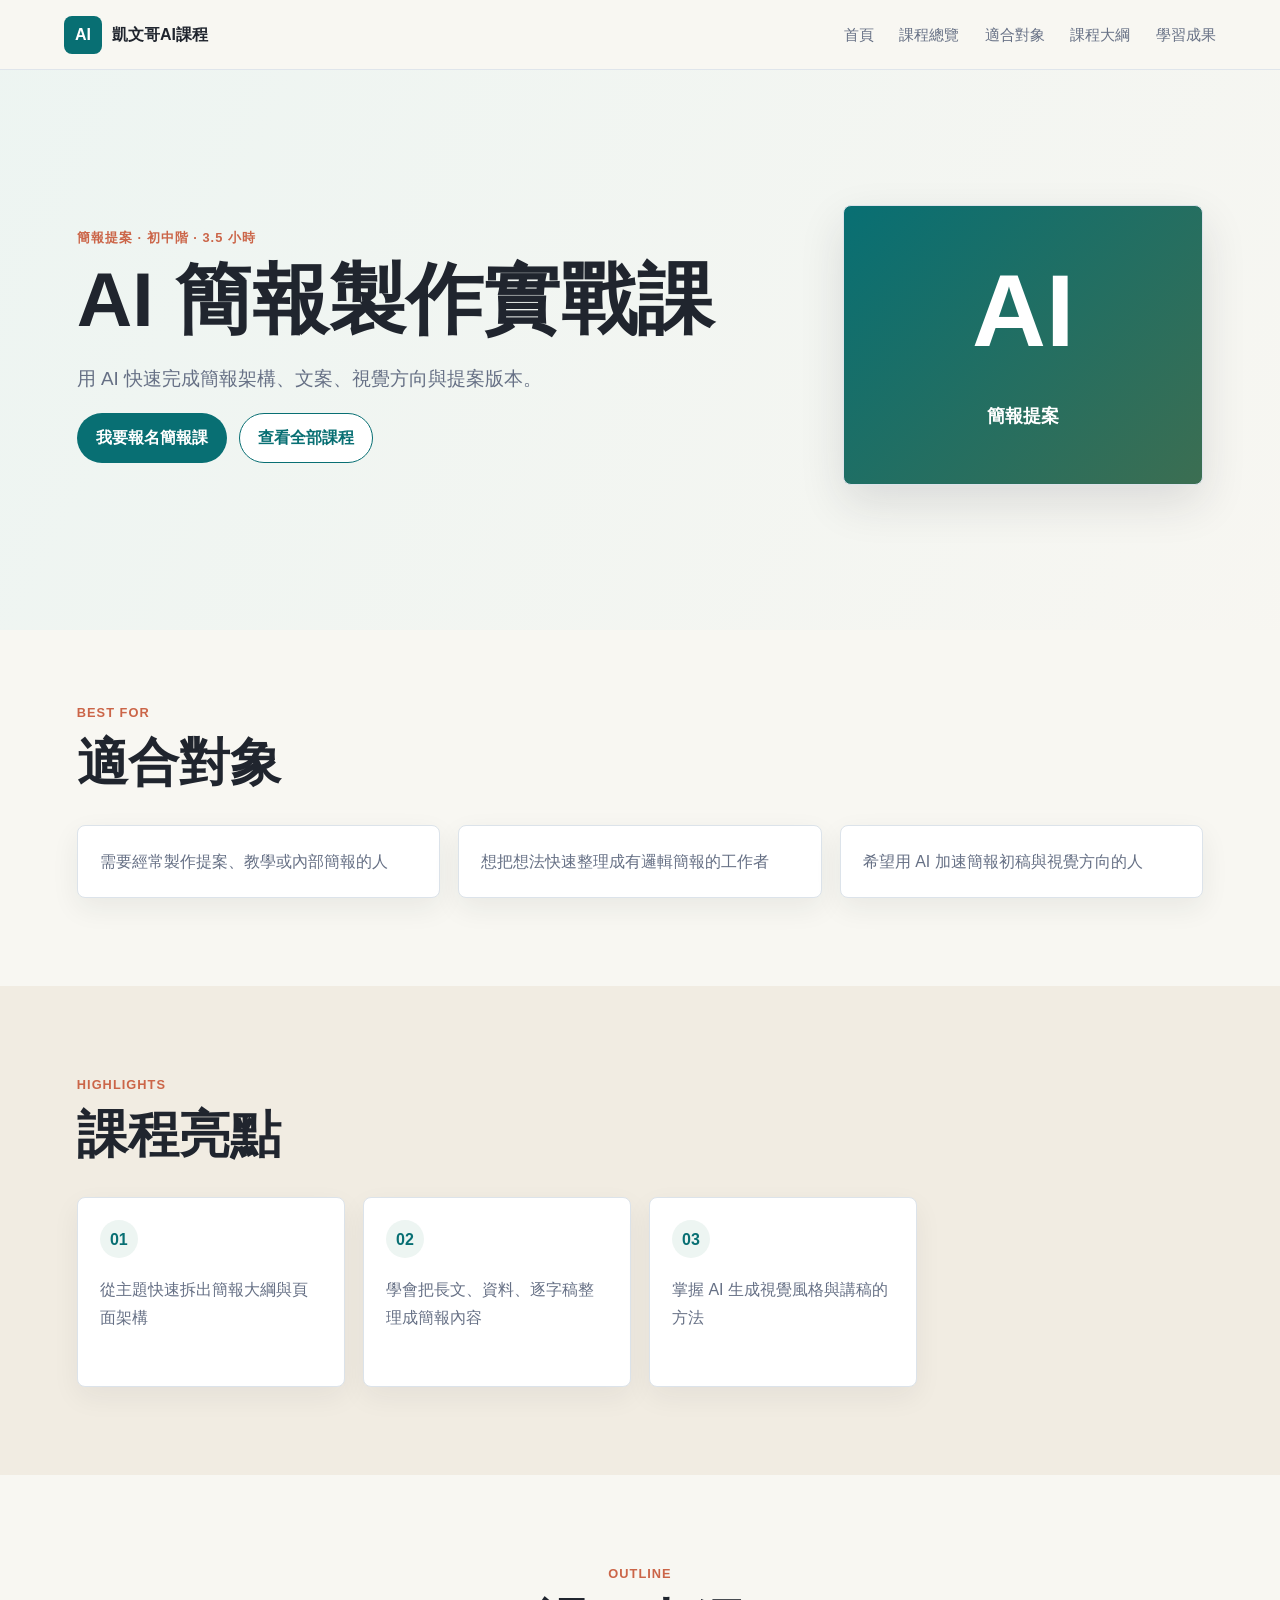
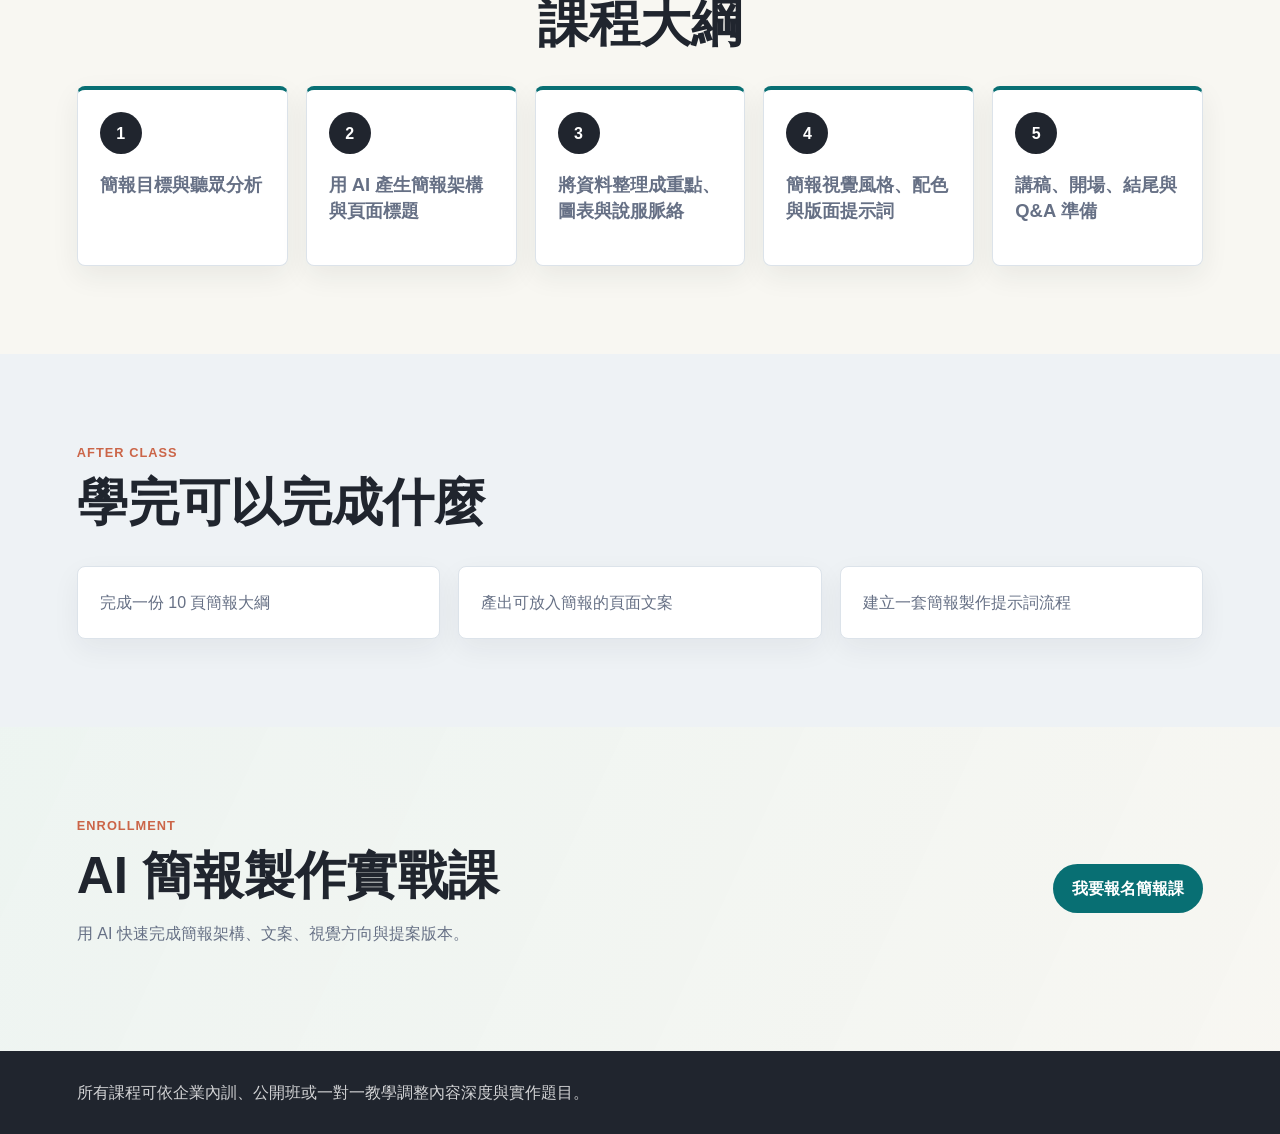
<file: courses/ai-presentation/index.html>
<!doctype html>
<html lang="zh-Hant">
  <head>
    <meta charset="UTF-8" />
    <meta name="viewport" content="width=device-width, initial-scale=1.0" />
    <title>AI 簡報製作實戰課</title>
    <meta name="description" content="用 AI 快速完成簡報架構、文案、視覺方向與提案版本。" />
    <link rel="stylesheet" href="/course-assets/styles.css" />
  </head>
  <body>
    <header class="topbar">
      <a class="brand" href="/#overview" aria-label="回到首頁">
        <span class="brand-mark">AI</span>
        <span>凱文哥AI課程</span>
      </a>
      <nav class="nav-links" aria-label="主要導覽">
        <a href="/#overview">首頁</a>
        <a href="/courses#course-list">課程總覽</a>
        <a href="#audience">適合對象</a>
        <a href="#outline">課程大綱</a>
        <a href="#outcomes">學習成果</a>
      </nav>
    </header>

    <main>
      <section class="course-hero">
        <div class="course-hero-copy">
          <p class="eyebrow">簡報提案 · 初中階 · 3.5 小時</p>
          <h1>AI 簡報製作實戰課</h1>
          <p>用 AI 快速完成簡報架構、文案、視覺方向與提案版本。</p>
          <div class="hero-actions">
            <a class="button primary" href="#enroll">我要報名簡報課</a>
            <a class="button secondary" href="../">查看全部課程</a>
          </div>
        </div>
        <div class="course-badge" aria-hidden="true">
          <span>AI</span>
          <strong>簡報提案</strong>
        </div>
      </section>

      <section class="section compact" id="audience">
        <div class="section-heading">
          <p class="eyebrow">Best For</p>
          <h2>適合對象</h2>
        </div>
        <div class="course-list-grid">
          <article class="course-list-card"><p>需要經常製作提案、教學或內部簡報的人</p></article>
          <article class="course-list-card"><p>想把想法快速整理成有邏輯簡報的工作者</p></article>
          <article class="course-list-card"><p>希望用 AI 加速簡報初稿與視覺方向的人</p></article>
        </div>
      </section>

      <section class="section band">
        <div class="section-heading">
          <p class="eyebrow">Highlights</p>
          <h2>課程亮點</h2>
        </div>
        <div class="overview-grid course-feature-grid">
          <article>
            <span>01</span>
            <p>從主題快速拆出簡報大綱與頁面架構</p>
          </article>
          <article>
            <span>02</span>
            <p>學會把長文、資料、逐字稿整理成簡報內容</p>
          </article>
          <article>
            <span>03</span>
            <p>掌握 AI 生成視覺風格與講稿的方法</p>
          </article>
        </div>
      </section>

      <section class="section" id="outline">
        <div class="section-heading center">
          <p class="eyebrow">Outline</p>
          <h2>課程大綱</h2>
        </div>
        <div class="course-outline">
          <article>
            <span>1</span>
            <h3>簡報目標與聽眾分析</h3>
          </article>
          <article>
            <span>2</span>
            <h3>用 AI 產生簡報架構與頁面標題</h3>
          </article>
          <article>
            <span>3</span>
            <h3>將資料整理成重點、圖表與說服脈絡</h3>
          </article>
          <article>
            <span>4</span>
            <h3>簡報視覺風格、配色與版面提示詞</h3>
          </article>
          <article>
            <span>5</span>
            <h3>講稿、開場、結尾與 Q&amp;A 準備</h3>
          </article>
        </div>
      </section>

      <section class="section prompts" id="outcomes">
        <div class="section-heading">
          <p class="eyebrow">After Class</p>
          <h2>學完可以完成什麼</h2>
        </div>
        <div class="scenario-grid">
          <article class="course-outcome-card"><p>完成一份 10 頁簡報大綱</p></article>
          <article class="course-outcome-card"><p>產出可放入簡報的頁面文案</p></article>
          <article class="course-outcome-card"><p>建立一套簡報製作提示詞流程</p></article>
        </div>
      </section>

      <section class="section course-cta" id="enroll">
        <div>
          <p class="eyebrow">Enrollment</p>
          <h2>AI 簡報製作實戰課</h2>
          <p>用 AI 快速完成簡報架構、文案、視覺方向與提案版本。</p>
        </div>
        <a class="button primary" href="mailto:?subject=%E6%88%91%E6%83%B3%E5%A0%B1%E5%90%8D%EF%BC%9AAI%20%E7%B0%A1%E5%A0%B1%E8%A3%BD%E4%BD%9C%E5%AF%A6%E6%88%B0%E8%AA%B2">我要報名簡報課</a>
      </section>
    </main>

    <footer class="footer">
      <p>所有課程可依企業內訓、公開班或一對一教學調整內容深度與實作題目。</p>
    </footer>
  </body>
</html>
</file>
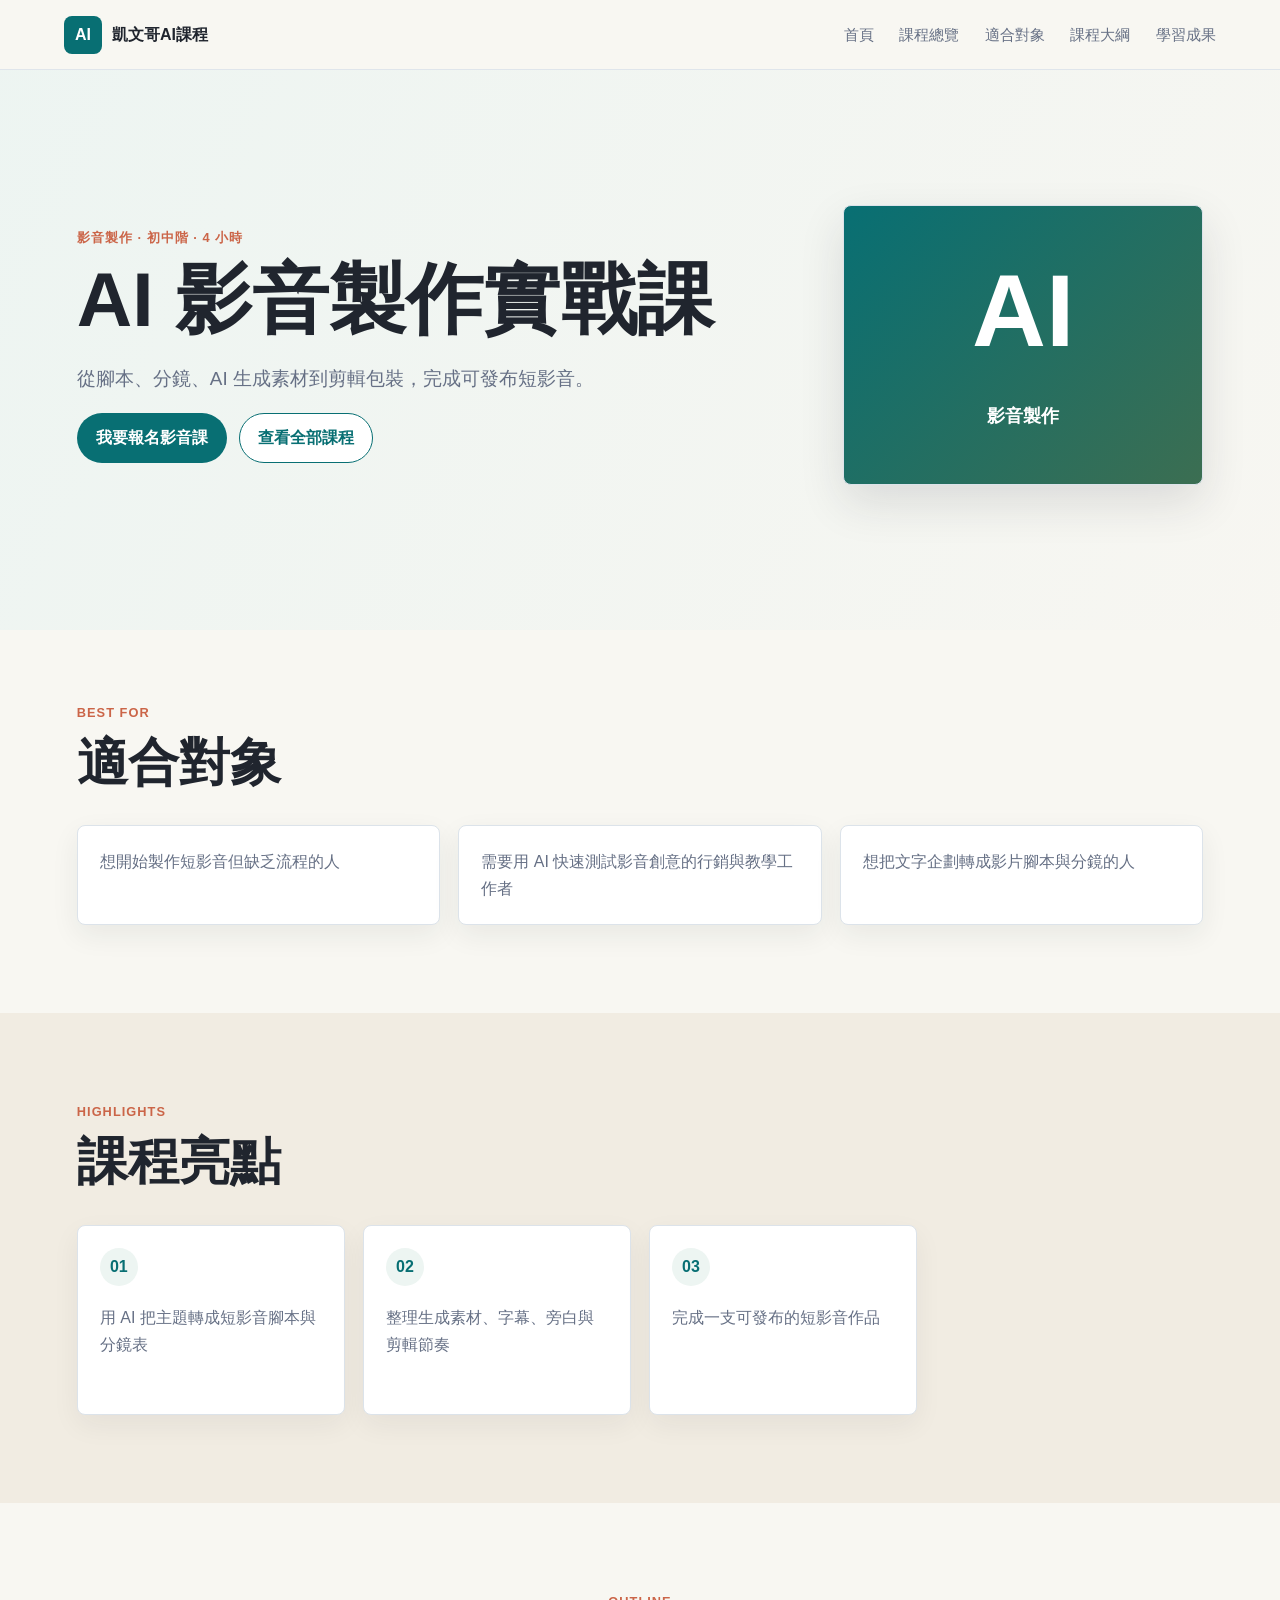
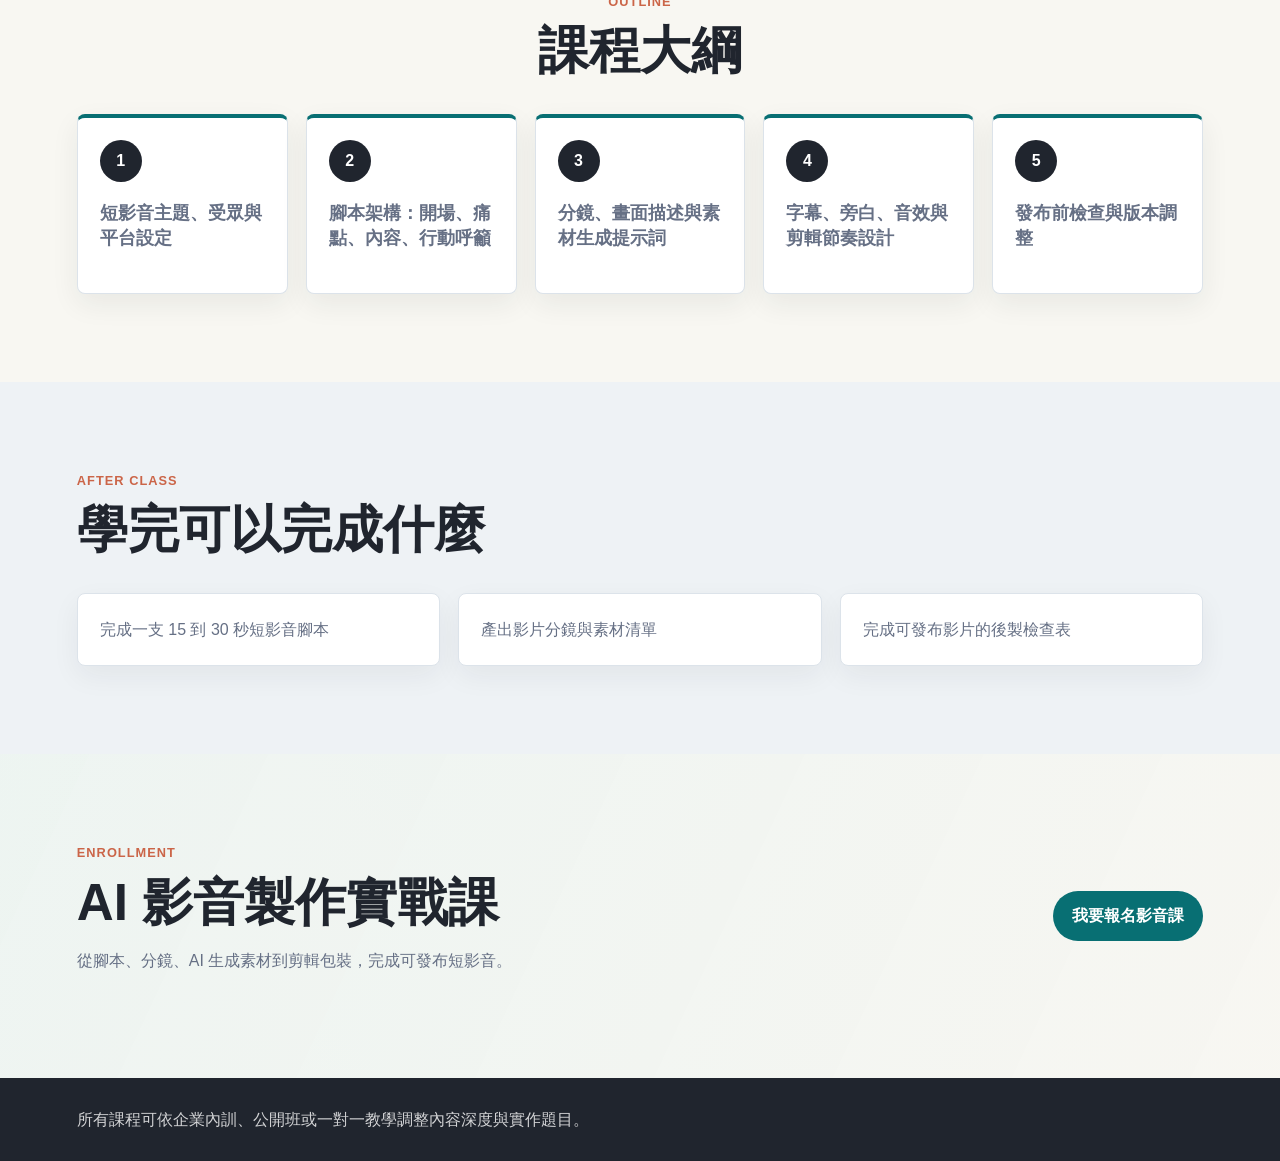
<file: courses/ai-video/index.html>
<!doctype html>
<html lang="zh-Hant">
  <head>
    <meta charset="UTF-8" />
    <meta name="viewport" content="width=device-width, initial-scale=1.0" />
    <title>AI 影音製作實戰課</title>
    <meta name="description" content="從腳本、分鏡、AI 生成素材到剪輯包裝，完成可發布短影音。" />
    <link rel="stylesheet" href="/course-assets/styles.css" />
  </head>
  <body>
    <header class="topbar">
      <a class="brand" href="/#overview" aria-label="回到首頁">
        <span class="brand-mark">AI</span>
        <span>凱文哥AI課程</span>
      </a>
      <nav class="nav-links" aria-label="主要導覽">
        <a href="/#overview">首頁</a>
        <a href="/courses#course-list">課程總覽</a>
        <a href="#audience">適合對象</a>
        <a href="#outline">課程大綱</a>
        <a href="#outcomes">學習成果</a>
      </nav>
    </header>

    <main>
      <section class="course-hero">
        <div class="course-hero-copy">
          <p class="eyebrow">影音製作 · 初中階 · 4 小時</p>
          <h1>AI 影音製作實戰課</h1>
          <p>從腳本、分鏡、AI 生成素材到剪輯包裝，完成可發布短影音。</p>
          <div class="hero-actions">
            <a class="button primary" href="#enroll">我要報名影音課</a>
            <a class="button secondary" href="../">查看全部課程</a>
          </div>
        </div>
        <div class="course-badge" aria-hidden="true">
          <span>AI</span>
          <strong>影音製作</strong>
        </div>
      </section>

      <section class="section compact" id="audience">
        <div class="section-heading">
          <p class="eyebrow">Best For</p>
          <h2>適合對象</h2>
        </div>
        <div class="course-list-grid">
          <article class="course-list-card"><p>想開始製作短影音但缺乏流程的人</p></article>
          <article class="course-list-card"><p>需要用 AI 快速測試影音創意的行銷與教學工作者</p></article>
          <article class="course-list-card"><p>想把文字企劃轉成影片腳本與分鏡的人</p></article>
        </div>
      </section>

      <section class="section band">
        <div class="section-heading">
          <p class="eyebrow">Highlights</p>
          <h2>課程亮點</h2>
        </div>
        <div class="overview-grid course-feature-grid">
          <article>
            <span>01</span>
            <p>用 AI 把主題轉成短影音腳本與分鏡表</p>
          </article>
          <article>
            <span>02</span>
            <p>整理生成素材、字幕、旁白與剪輯節奏</p>
          </article>
          <article>
            <span>03</span>
            <p>完成一支可發布的短影音作品</p>
          </article>
        </div>
      </section>

      <section class="section" id="outline">
        <div class="section-heading center">
          <p class="eyebrow">Outline</p>
          <h2>課程大綱</h2>
        </div>
        <div class="course-outline">
          <article>
            <span>1</span>
            <h3>短影音主題、受眾與平台設定</h3>
          </article>
          <article>
            <span>2</span>
            <h3>腳本架構：開場、痛點、內容、行動呼籲</h3>
          </article>
          <article>
            <span>3</span>
            <h3>分鏡、畫面描述與素材生成提示詞</h3>
          </article>
          <article>
            <span>4</span>
            <h3>字幕、旁白、音效與剪輯節奏設計</h3>
          </article>
          <article>
            <span>5</span>
            <h3>發布前檢查與版本調整</h3>
          </article>
        </div>
      </section>

      <section class="section prompts" id="outcomes">
        <div class="section-heading">
          <p class="eyebrow">After Class</p>
          <h2>學完可以完成什麼</h2>
        </div>
        <div class="scenario-grid">
          <article class="course-outcome-card"><p>完成一支 15 到 30 秒短影音腳本</p></article>
          <article class="course-outcome-card"><p>產出影片分鏡與素材清單</p></article>
          <article class="course-outcome-card"><p>完成可發布影片的後製檢查表</p></article>
        </div>
      </section>

      <section class="section course-cta" id="enroll">
        <div>
          <p class="eyebrow">Enrollment</p>
          <h2>AI 影音製作實戰課</h2>
          <p>從腳本、分鏡、AI 生成素材到剪輯包裝，完成可發布短影音。</p>
        </div>
        <a class="button primary" href="mailto:?subject=%E6%88%91%E6%83%B3%E5%A0%B1%E5%90%8D%EF%BC%9AAI%20%E5%BD%B1%E9%9F%B3%E8%A3%BD%E4%BD%9C%E5%AF%A6%E6%88%B0%E8%AA%B2">我要報名影音課</a>
      </section>
    </main>

    <footer class="footer">
      <p>所有課程可依企業內訓、公開班或一對一教學調整內容深度與實作題目。</p>
    </footer>
  </body>
</html>
</file>
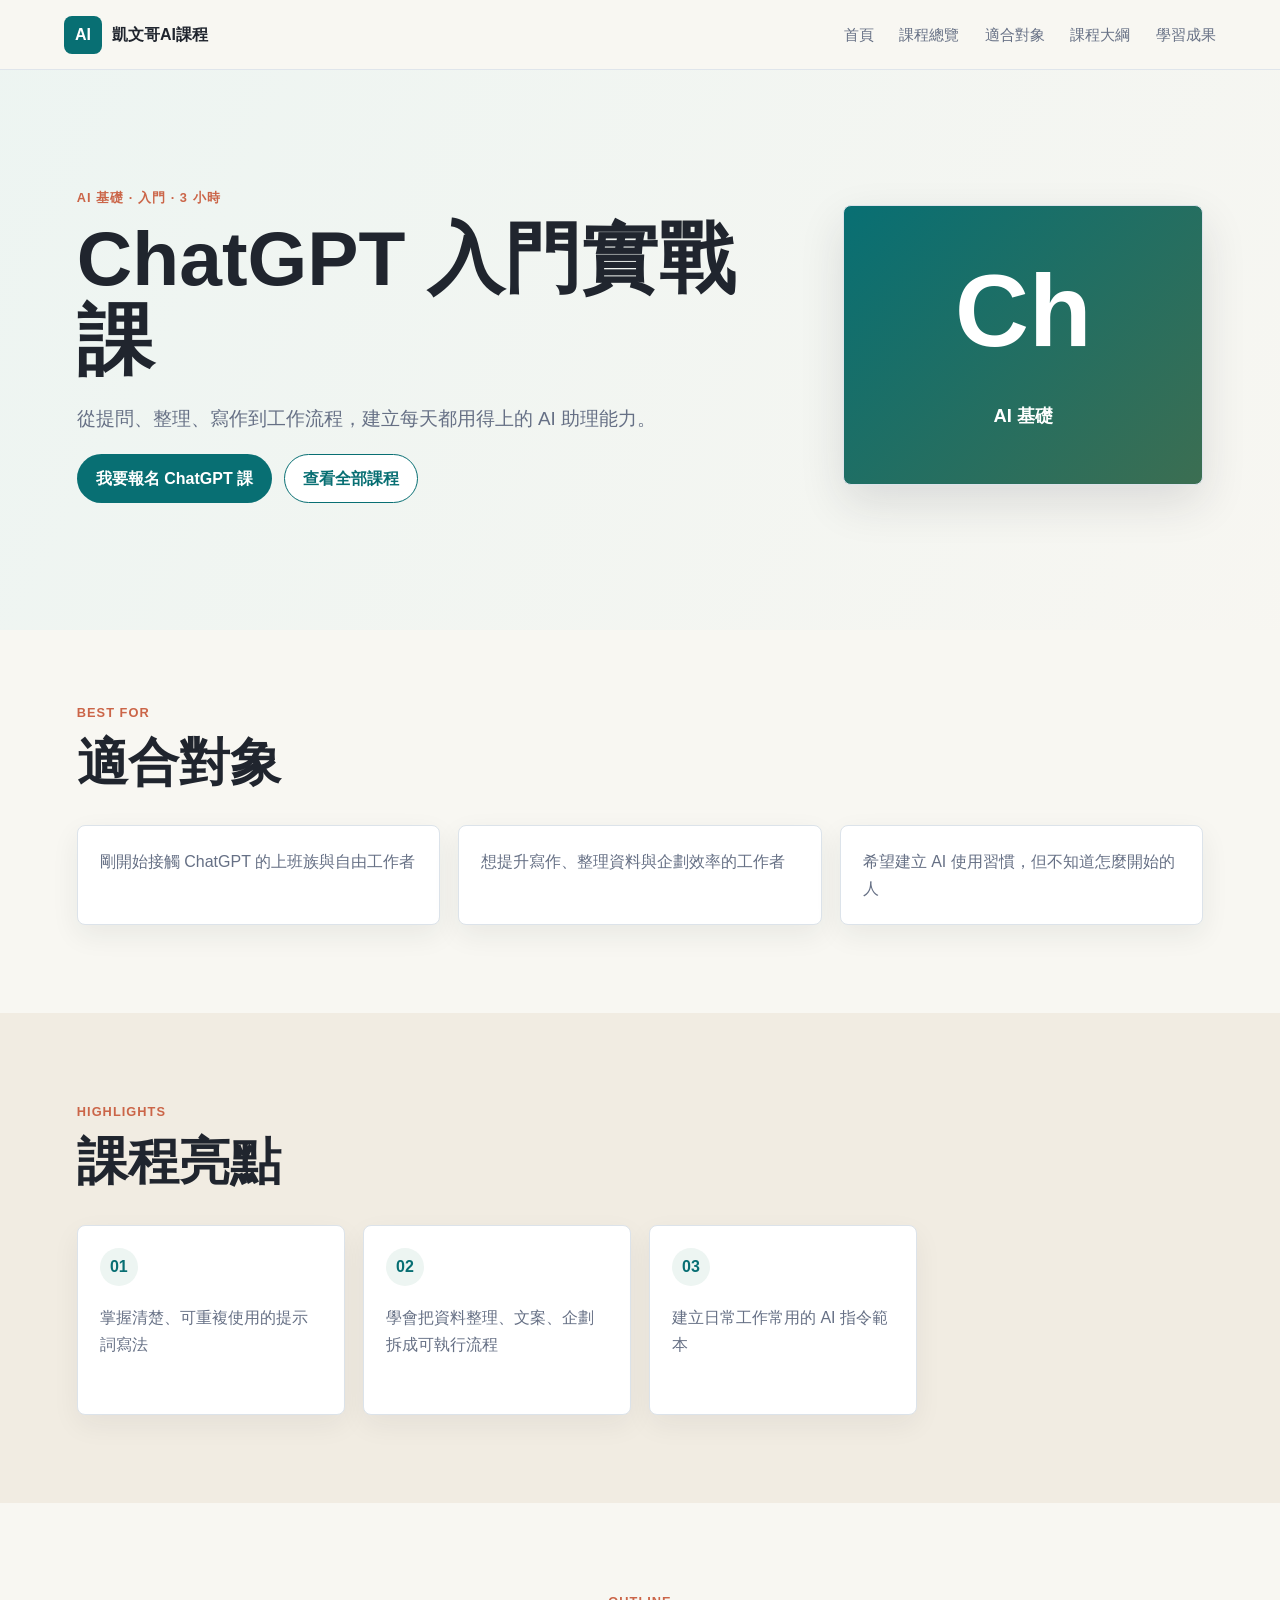
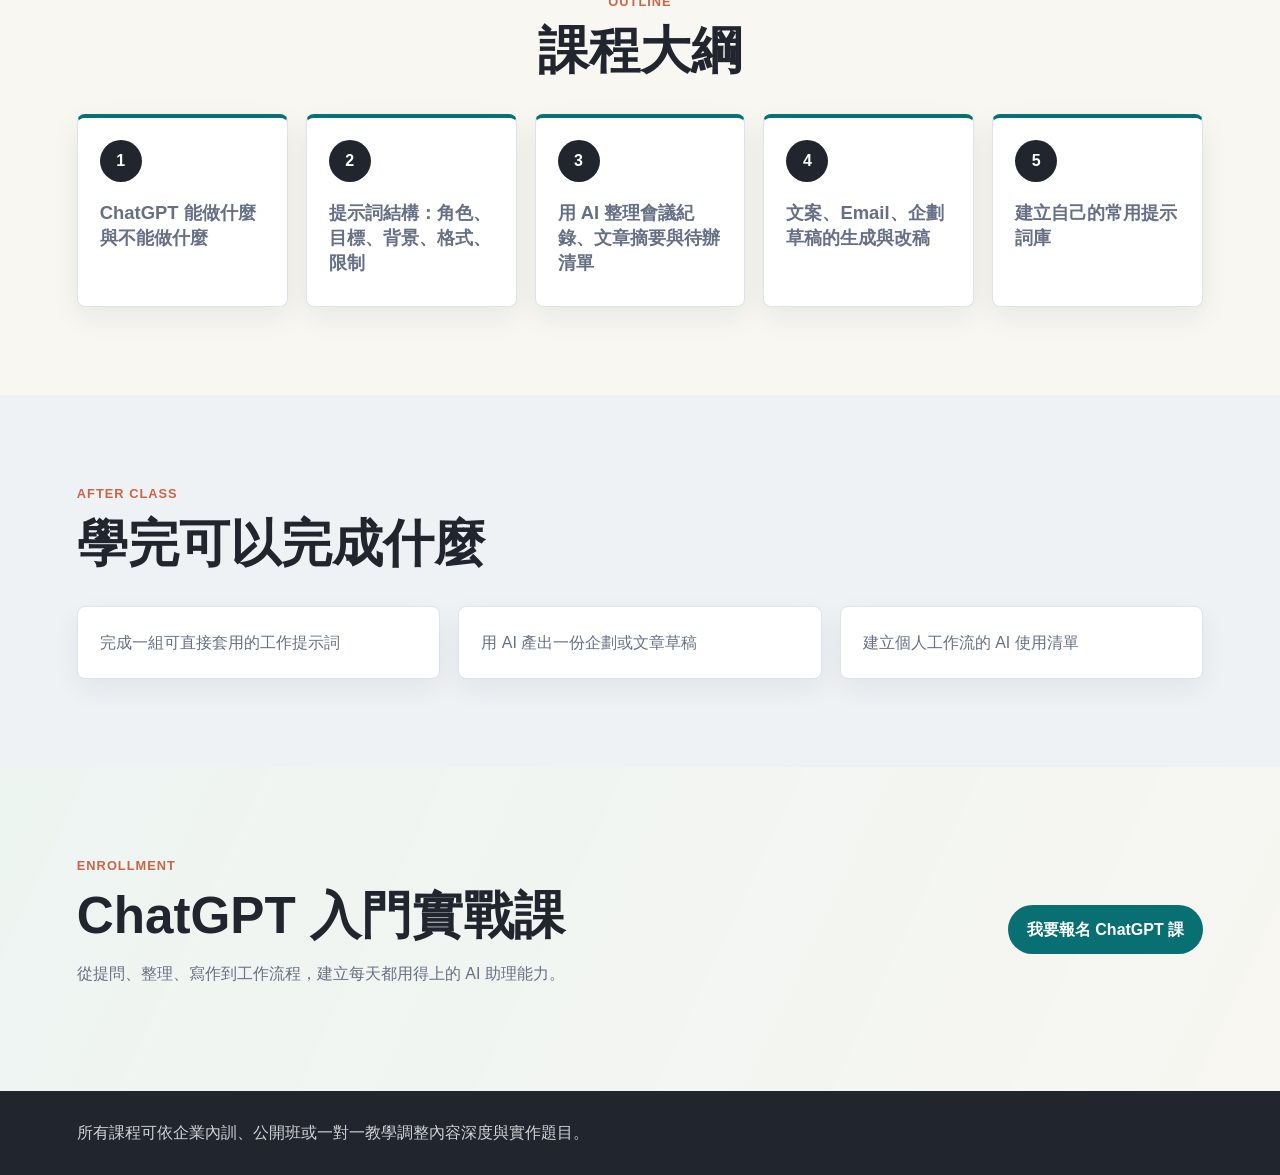
<file: courses/chatgpt-basic/index.html>
<!doctype html>
<html lang="zh-Hant">
  <head>
    <meta charset="UTF-8" />
    <meta name="viewport" content="width=device-width, initial-scale=1.0" />
    <title>ChatGPT 入門實戰課</title>
    <meta name="description" content="從提問、整理、寫作到工作流程，建立每天都用得上的 AI 助理能力。" />
    <link rel="stylesheet" href="/course-assets/styles.css" />
  </head>
  <body>
    <header class="topbar">
      <a class="brand" href="/#overview" aria-label="回到首頁">
        <span class="brand-mark">AI</span>
        <span>凱文哥AI課程</span>
      </a>
      <nav class="nav-links" aria-label="主要導覽">
        <a href="/#overview">首頁</a>
        <a href="/courses#course-list">課程總覽</a>
        <a href="#audience">適合對象</a>
        <a href="#outline">課程大綱</a>
        <a href="#outcomes">學習成果</a>
      </nav>
    </header>

    <main>
      <section class="course-hero">
        <div class="course-hero-copy">
          <p class="eyebrow">AI 基礎 · 入門 · 3 小時</p>
          <h1>ChatGPT 入門實戰課</h1>
          <p>從提問、整理、寫作到工作流程，建立每天都用得上的 AI 助理能力。</p>
          <div class="hero-actions">
            <a class="button primary" href="#enroll">我要報名 ChatGPT 課</a>
            <a class="button secondary" href="../">查看全部課程</a>
          </div>
        </div>
        <div class="course-badge" aria-hidden="true">
          <span>Ch</span>
          <strong>AI 基礎</strong>
        </div>
      </section>

      <section class="section compact" id="audience">
        <div class="section-heading">
          <p class="eyebrow">Best For</p>
          <h2>適合對象</h2>
        </div>
        <div class="course-list-grid">
          <article class="course-list-card"><p>剛開始接觸 ChatGPT 的上班族與自由工作者</p></article>
          <article class="course-list-card"><p>想提升寫作、整理資料與企劃效率的工作者</p></article>
          <article class="course-list-card"><p>希望建立 AI 使用習慣，但不知道怎麼開始的人</p></article>
        </div>
      </section>

      <section class="section band">
        <div class="section-heading">
          <p class="eyebrow">Highlights</p>
          <h2>課程亮點</h2>
        </div>
        <div class="overview-grid course-feature-grid">
          <article>
            <span>01</span>
            <p>掌握清楚、可重複使用的提示詞寫法</p>
          </article>
          <article>
            <span>02</span>
            <p>學會把資料整理、文案、企劃拆成可執行流程</p>
          </article>
          <article>
            <span>03</span>
            <p>建立日常工作常用的 AI 指令範本</p>
          </article>
        </div>
      </section>

      <section class="section" id="outline">
        <div class="section-heading center">
          <p class="eyebrow">Outline</p>
          <h2>課程大綱</h2>
        </div>
        <div class="course-outline">
          <article>
            <span>1</span>
            <h3>ChatGPT 能做什麼與不能做什麼</h3>
          </article>
          <article>
            <span>2</span>
            <h3>提示詞結構：角色、目標、背景、格式、限制</h3>
          </article>
          <article>
            <span>3</span>
            <h3>用 AI 整理會議紀錄、文章摘要與待辦清單</h3>
          </article>
          <article>
            <span>4</span>
            <h3>文案、Email、企劃草稿的生成與改稿</h3>
          </article>
          <article>
            <span>5</span>
            <h3>建立自己的常用提示詞庫</h3>
          </article>
        </div>
      </section>

      <section class="section prompts" id="outcomes">
        <div class="section-heading">
          <p class="eyebrow">After Class</p>
          <h2>學完可以完成什麼</h2>
        </div>
        <div class="scenario-grid">
          <article class="course-outcome-card"><p>完成一組可直接套用的工作提示詞</p></article>
          <article class="course-outcome-card"><p>用 AI 產出一份企劃或文章草稿</p></article>
          <article class="course-outcome-card"><p>建立個人工作流的 AI 使用清單</p></article>
        </div>
      </section>

      <section class="section course-cta" id="enroll">
        <div>
          <p class="eyebrow">Enrollment</p>
          <h2>ChatGPT 入門實戰課</h2>
          <p>從提問、整理、寫作到工作流程，建立每天都用得上的 AI 助理能力。</p>
        </div>
        <a class="button primary" href="mailto:?subject=%E6%88%91%E6%83%B3%E5%A0%B1%E5%90%8D%EF%BC%9AChatGPT%20%E5%85%A5%E9%96%80%E5%AF%A6%E6%88%B0%E8%AA%B2">我要報名 ChatGPT 課</a>
      </section>
    </main>

    <footer class="footer">
      <p>所有課程可依企業內訓、公開班或一對一教學調整內容深度與實作題目。</p>
    </footer>
  </body>
</html>
</file>
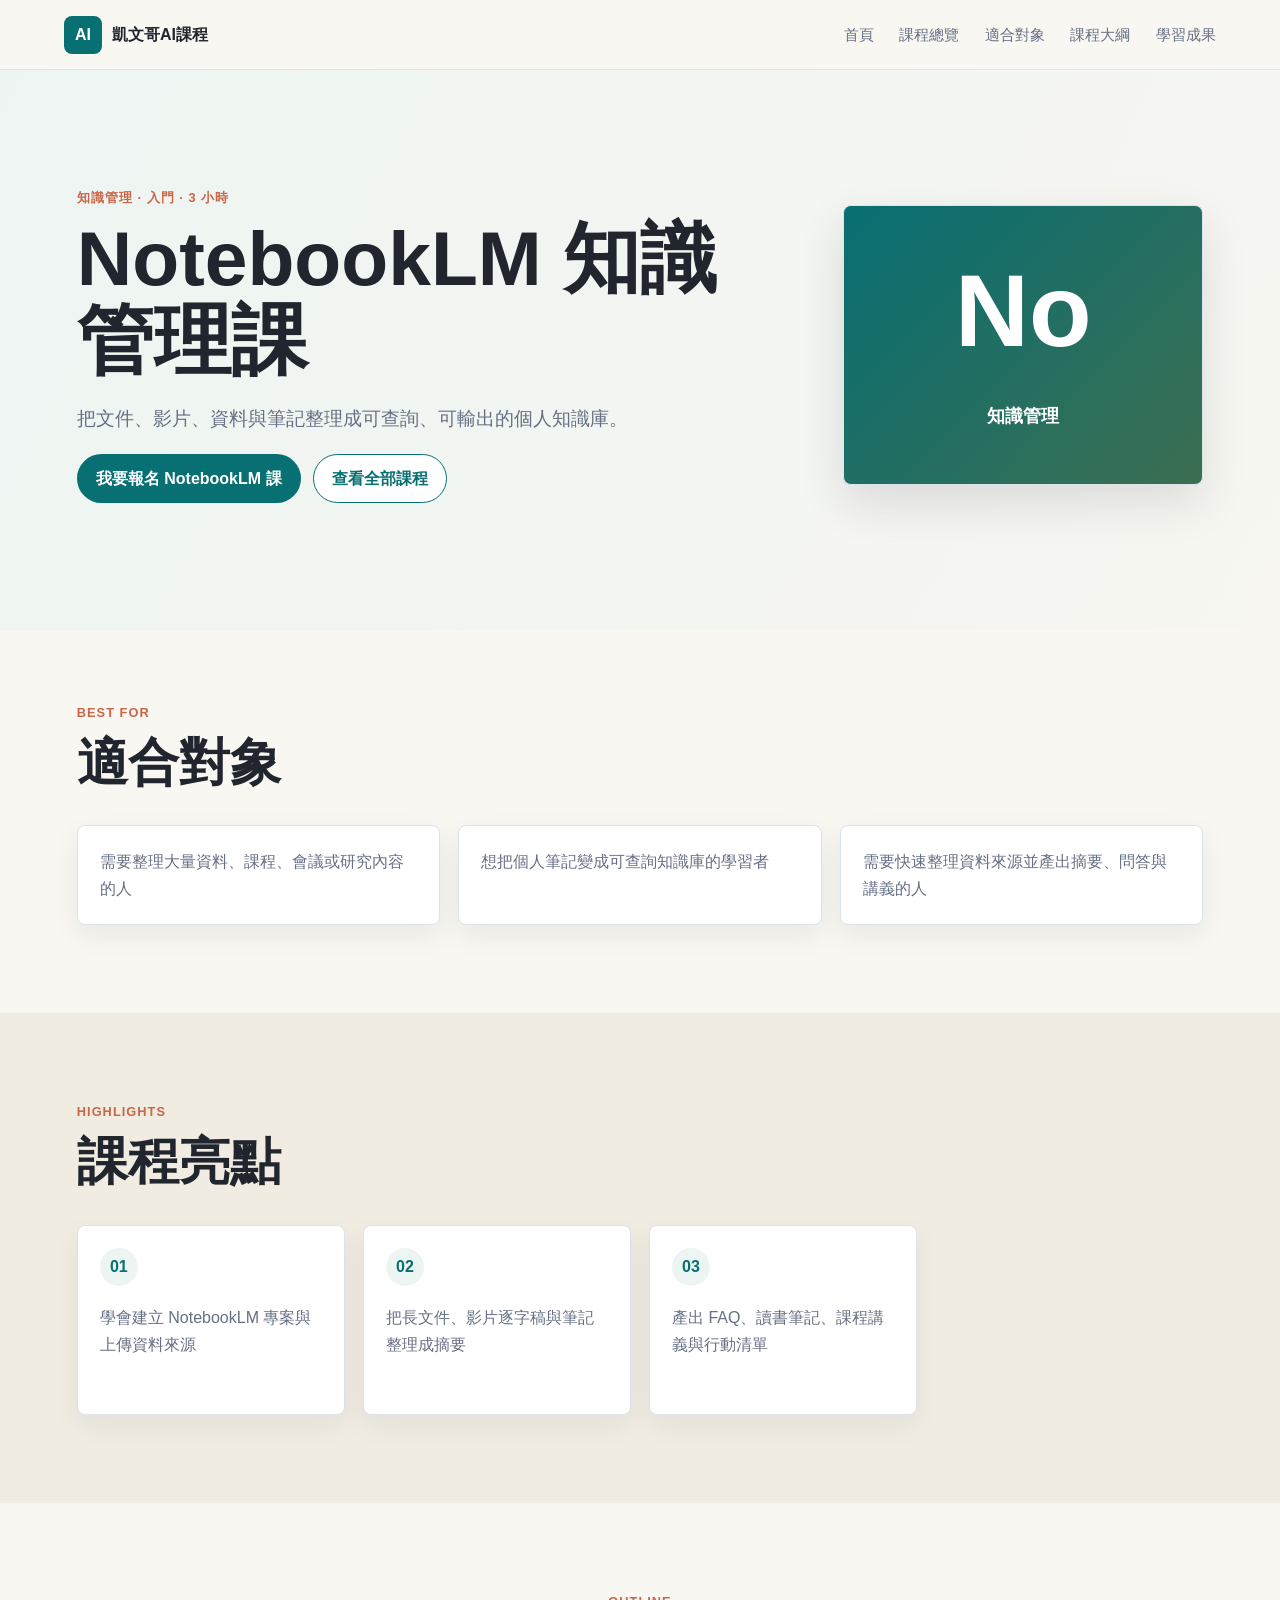
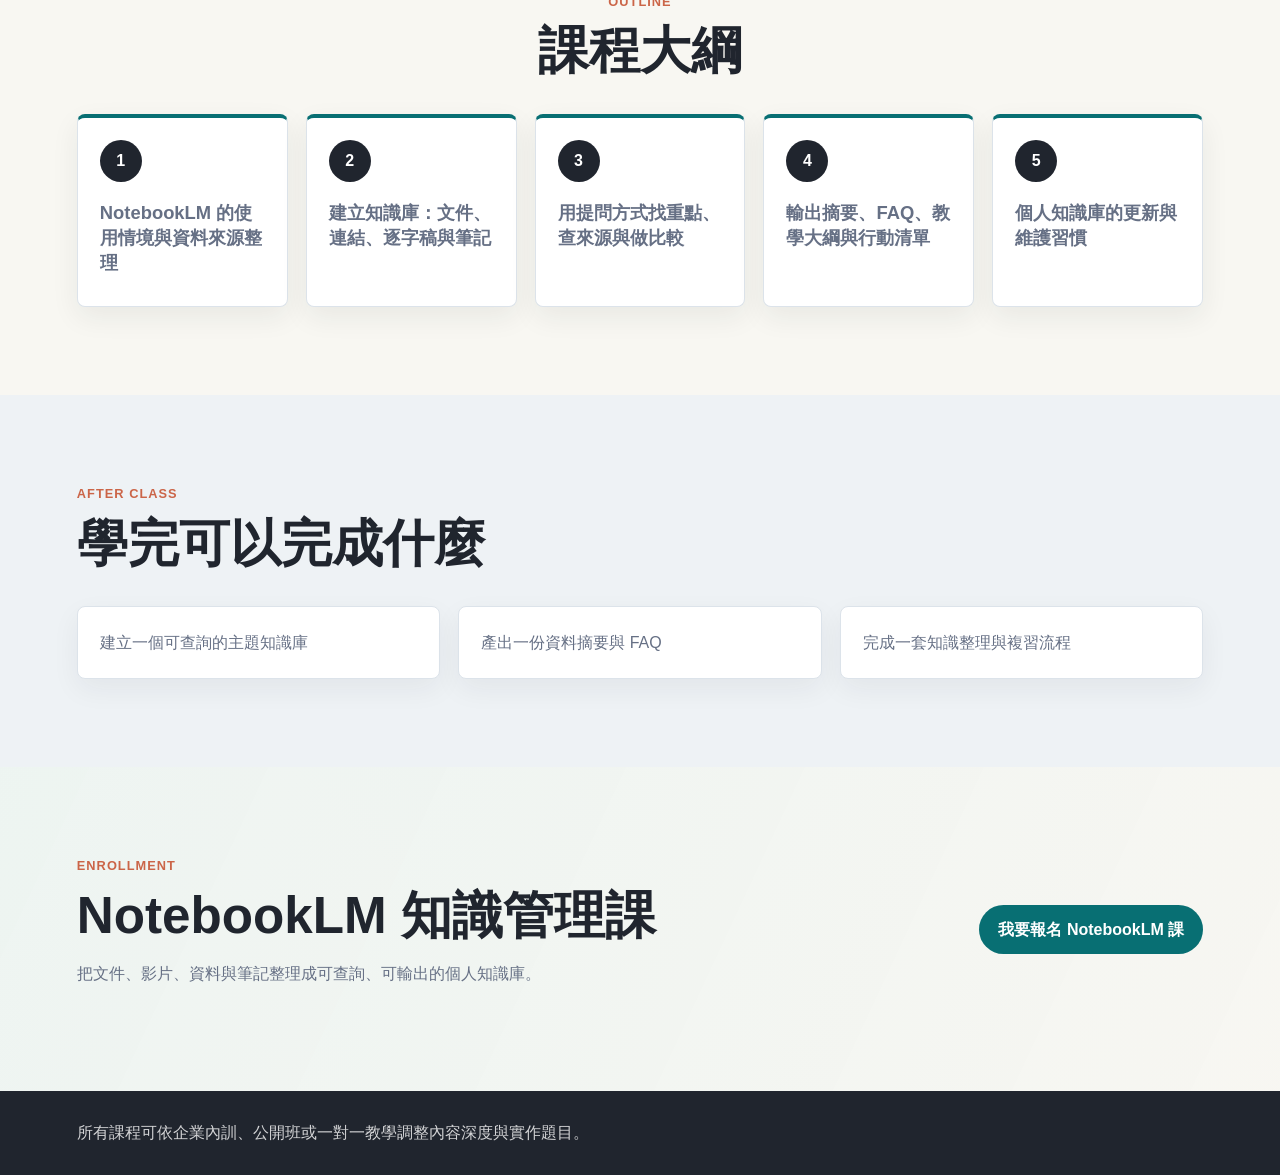
<file: courses/notebooklm/index.html>
<!doctype html>
<html lang="zh-Hant">
  <head>
    <meta charset="UTF-8" />
    <meta name="viewport" content="width=device-width, initial-scale=1.0" />
    <title>NotebookLM 知識管理課</title>
    <meta name="description" content="把文件、影片、資料與筆記整理成可查詢、可輸出的個人知識庫。" />
    <link rel="stylesheet" href="/course-assets/styles.css" />
  </head>
  <body>
    <header class="topbar">
      <a class="brand" href="/#overview" aria-label="回到首頁">
        <span class="brand-mark">AI</span>
        <span>凱文哥AI課程</span>
      </a>
      <nav class="nav-links" aria-label="主要導覽">
        <a href="/#overview">首頁</a>
        <a href="/courses#course-list">課程總覽</a>
        <a href="#audience">適合對象</a>
        <a href="#outline">課程大綱</a>
        <a href="#outcomes">學習成果</a>
      </nav>
    </header>

    <main>
      <section class="course-hero">
        <div class="course-hero-copy">
          <p class="eyebrow">知識管理 · 入門 · 3 小時</p>
          <h1>NotebookLM 知識管理課</h1>
          <p>把文件、影片、資料與筆記整理成可查詢、可輸出的個人知識庫。</p>
          <div class="hero-actions">
            <a class="button primary" href="#enroll">我要報名 NotebookLM 課</a>
            <a class="button secondary" href="../">查看全部課程</a>
          </div>
        </div>
        <div class="course-badge" aria-hidden="true">
          <span>No</span>
          <strong>知識管理</strong>
        </div>
      </section>

      <section class="section compact" id="audience">
        <div class="section-heading">
          <p class="eyebrow">Best For</p>
          <h2>適合對象</h2>
        </div>
        <div class="course-list-grid">
          <article class="course-list-card"><p>需要整理大量資料、課程、會議或研究內容的人</p></article>
          <article class="course-list-card"><p>想把個人筆記變成可查詢知識庫的學習者</p></article>
          <article class="course-list-card"><p>需要快速整理資料來源並產出摘要、問答與講義的人</p></article>
        </div>
      </section>

      <section class="section band">
        <div class="section-heading">
          <p class="eyebrow">Highlights</p>
          <h2>課程亮點</h2>
        </div>
        <div class="overview-grid course-feature-grid">
          <article>
            <span>01</span>
            <p>學會建立 NotebookLM 專案與上傳資料來源</p>
          </article>
          <article>
            <span>02</span>
            <p>把長文件、影片逐字稿與筆記整理成摘要</p>
          </article>
          <article>
            <span>03</span>
            <p>產出 FAQ、讀書筆記、課程講義與行動清單</p>
          </article>
        </div>
      </section>

      <section class="section" id="outline">
        <div class="section-heading center">
          <p class="eyebrow">Outline</p>
          <h2>課程大綱</h2>
        </div>
        <div class="course-outline">
          <article>
            <span>1</span>
            <h3>NotebookLM 的使用情境與資料來源整理</h3>
          </article>
          <article>
            <span>2</span>
            <h3>建立知識庫：文件、連結、逐字稿與筆記</h3>
          </article>
          <article>
            <span>3</span>
            <h3>用提問方式找重點、查來源與做比較</h3>
          </article>
          <article>
            <span>4</span>
            <h3>輸出摘要、FAQ、教學大綱與行動清單</h3>
          </article>
          <article>
            <span>5</span>
            <h3>個人知識庫的更新與維護習慣</h3>
          </article>
        </div>
      </section>

      <section class="section prompts" id="outcomes">
        <div class="section-heading">
          <p class="eyebrow">After Class</p>
          <h2>學完可以完成什麼</h2>
        </div>
        <div class="scenario-grid">
          <article class="course-outcome-card"><p>建立一個可查詢的主題知識庫</p></article>
          <article class="course-outcome-card"><p>產出一份資料摘要與 FAQ</p></article>
          <article class="course-outcome-card"><p>完成一套知識整理與複習流程</p></article>
        </div>
      </section>

      <section class="section course-cta" id="enroll">
        <div>
          <p class="eyebrow">Enrollment</p>
          <h2>NotebookLM 知識管理課</h2>
          <p>把文件、影片、資料與筆記整理成可查詢、可輸出的個人知識庫。</p>
        </div>
        <a class="button primary" href="mailto:?subject=%E6%88%91%E6%83%B3%E5%A0%B1%E5%90%8D%EF%BC%9ANotebookLM%20%E7%9F%A5%E8%AD%98%E7%AE%A1%E7%90%86%E8%AA%B2">我要報名 NotebookLM 課</a>
      </section>
    </main>

    <footer class="footer">
      <p>所有課程可依企業內訓、公開班或一對一教學調整內容深度與實作題目。</p>
    </footer>
  </body>
</html>
</file>
<file: course-assets/styles.css>
:root {
  color-scheme: light;
  --ink: #20252e;
  --muted: #667085;
  --line: #dce3ea;
  --paper: #f8f7f2;
  --surface: #ffffff;
  --soft: #edf5f2;
  --band: #f1ece2;
  --teal: #086f73;
  --green: #406e4f;
  --coral: #cb6548;
  --gold: #b7852f;
  --blue: #345f9f;
  --plum: #6f4d7d;
  --shadow: 0 18px 46px rgba(32, 37, 46, 0.12);
}

* {
  box-sizing: border-box;
}

html {
  scroll-behavior: smooth;
}

body {
  margin: 0;
  color: var(--ink);
  background: var(--paper);
  font-family: "Noto Sans TC", "Microsoft JhengHei", "PingFang TC", Arial, sans-serif;
  line-height: 1.7;
}

a {
  color: inherit;
  text-decoration: none;
}

h1,
h2,
h3,
p {
  margin-top: 0;
}

.topbar {
  position: sticky;
  top: 0;
  z-index: 30;
  display: flex;
  align-items: center;
  justify-content: space-between;
  gap: 24px;
  min-height: 70px;
  padding: 14px clamp(18px, 5vw, 72px);
  background: rgba(248, 247, 242, 0.94);
  border-bottom: 1px solid rgba(220, 227, 234, 0.9);
  backdrop-filter: blur(14px);
}

.brand {
  display: inline-flex;
  align-items: center;
  gap: 10px;
  font-weight: 900;
}

.brand-mark {
  display: inline-grid;
  place-items: center;
  width: 38px;
  height: 38px;
  border-radius: 8px;
  color: #fff;
  background: var(--teal);
}

.nav-links {
  display: flex;
  gap: clamp(12px, 2vw, 26px);
  color: var(--muted);
  font-size: 0.95rem;
  white-space: nowrap;
}

.nav-links a:hover,
.nav-links a:focus-visible {
  color: var(--teal);
}

.hero {
  display: grid;
  grid-template-columns: minmax(0, 1fr) minmax(300px, 520px);
  align-items: center;
  gap: clamp(28px, 7vw, 92px);
  min-height: calc(100vh - 70px);
  padding: 58px clamp(20px, 6vw, 92px) 82px;
  background:
    linear-gradient(115deg, rgba(237, 245, 242, 0.98), rgba(248, 247, 242, 0.95)),
    linear-gradient(45deg, rgba(203, 101, 72, 0.12), rgba(52, 95, 159, 0.1));
}

.hero-copy {
  max-width: 820px;
  padding-top: 8px;
}

.eyebrow {
  margin-bottom: 10px;
  color: var(--coral);
  font-size: 0.8rem;
  font-weight: 900;
  letter-spacing: 0.08em;
  text-transform: uppercase;
}

h1 {
  margin-bottom: 22px;
  font-size: clamp(2.45rem, 6vw, 5.1rem);
  line-height: 1.06;
}

h2 {
  margin-bottom: 16px;
  font-size: clamp(2rem, 4vw, 3.25rem);
  line-height: 1.12;
}

h3 {
  margin-bottom: 8px;
  font-size: 1.15rem;
  line-height: 1.38;
}

.hero-copy p:not(.eyebrow),
.section-heading p:not(.eyebrow),
.overview-grid p,
.scenario-grid p,
.prompt-card p,
.tool-card p,
.timeline p {
  color: var(--muted);
}

.hero-copy p:not(.eyebrow) {
  font-size: clamp(1rem, 2vw, 1.18rem);
}

.hero-actions,
.prompt-controls {
  display: flex;
  flex-wrap: wrap;
  gap: 12px;
}

.button,
.filter {
  min-height: 44px;
  border: 1px solid transparent;
  border-radius: 999px;
  padding: 10px 18px;
  font: inherit;
  font-weight: 800;
  cursor: pointer;
}

.button.primary {
  color: #fff;
  background: var(--teal);
}

.button.secondary {
  color: var(--teal);
  background: var(--surface);
  border-color: var(--teal);
}

.hero-visual {
  position: relative;
  min-height: 560px;
}

.phone-frame {
  position: absolute;
  inset: 20px 54px 20px 22px;
  padding: 18px;
  border-radius: 30px;
  background: #1f252c;
  box-shadow: var(--shadow);
}

.video-scene {
  position: relative;
  height: calc(100% - 48px);
  overflow: hidden;
  border-radius: 22px;
  background:
    linear-gradient(180deg, rgba(28, 58, 72, 0.2), rgba(0, 0, 0, 0.38)),
    linear-gradient(135deg, #d9cbb2 0 28%, #7da194 28% 46%, #d5d9d2 46% 68%, #2f5665 68%);
}

.before-person,
.after-person {
  position: absolute;
  bottom: 40px;
  width: 112px;
  height: 250px;
  border-radius: 56px 56px 24px 24px;
}

.before-person {
  left: 18%;
  background: linear-gradient(#f2cfb9 0 22%, #345f9f 22% 65%, #20252e 65%);
  opacity: 0.8;
}

.after-person {
  right: 18%;
  background: linear-gradient(#d8a98c 0 22%, #cb6548 22% 65%, #406e4f 65%);
}

.before-person::before,
.after-person::before {
  content: "";
  position: absolute;
  top: -48px;
  left: 24px;
  width: 64px;
  height: 64px;
  border-radius: 50%;
  background: #f0c1a8;
}

.after-person::before {
  background: #d89e79;
}

.scan-line {
  position: absolute;
  inset: 0 auto 0 50%;
  width: 3px;
  background: rgba(255, 255, 255, 0.75);
  box-shadow: 0 0 28px rgba(255, 255, 255, 0.9);
  animation: scan 3.2s ease-in-out infinite;
}

.video-caption {
  display: flex;
  justify-content: space-between;
  gap: 12px;
  padding: 13px 6px 0;
  color: rgba(255, 255, 255, 0.74);
  font-size: 0.82rem;
  font-weight: 800;
}

.floating-note {
  position: absolute;
  padding: 10px 14px;
  border-radius: 8px;
  color: #fff;
  font-weight: 900;
  box-shadow: 0 12px 28px rgba(32, 37, 46, 0.15);
}

.note-one {
  top: 72px;
  right: 0;
  background: var(--blue);
}

.note-two {
  top: 45%;
  left: 0;
  background: var(--coral);
}

.note-three {
  right: 28px;
  bottom: 70px;
  background: var(--green);
}

@keyframes scan {
  0%,
  100% {
    transform: translateX(-100px);
  }
  50% {
    transform: translateX(100px);
  }
}

.section {
  padding: 88px clamp(20px, 6vw, 92px);
}

.section.compact {
  padding-top: 72px;
}

.band {
  background: var(--band);
}

.prompts {
  background: #eef2f5;
}

.section-heading {
  max-width: 780px;
  margin-bottom: 34px;
}

.section-heading.center {
  margin-inline: auto;
  text-align: center;
}

.overview-grid,
.scenario-grid,
.prompt-grid {
  display: grid;
  gap: 18px;
}

.overview-grid {
  grid-template-columns: repeat(4, minmax(0, 1fr));
}

.scenario-grid,
.prompt-grid {
  grid-template-columns: repeat(3, minmax(0, 1fr));
}

.overview-grid article,
.scenario-grid article,
.prompt-card,
.tool-card {
  background: var(--surface);
  border: 1px solid var(--line);
  border-radius: 8px;
  box-shadow: 0 10px 28px rgba(32, 37, 46, 0.06);
}

.overview-grid article,
.scenario-grid article,
.prompt-card {
  padding: 22px;
}

.overview-grid span,
.timeline span {
  display: inline-grid;
  place-items: center;
  border-radius: 50%;
  font-weight: 900;
}

.overview-grid span {
  width: 38px;
  height: 38px;
  margin-bottom: 18px;
  color: var(--teal);
  background: var(--soft);
}

.split {
  display: grid;
  grid-template-columns: minmax(280px, 0.84fr) minmax(320px, 1.16fr);
  gap: clamp(28px, 6vw, 88px);
  background: var(--soft);
}

.sticky-heading {
  position: sticky;
  top: 110px;
  align-self: start;
}

.tool-list {
  display: grid;
  gap: 16px;
}

.tool-card {
  display: grid;
  grid-template-columns: 58px 1fr;
  gap: 18px;
  align-items: start;
  padding: 22px;
}

.tool-mark {
  display: grid;
  place-items: center;
  width: 58px;
  height: 58px;
  border-radius: 8px;
  color: #fff;
  font-weight: 900;
  font-size: 1.35rem;
}

.chat {
  background: var(--blue);
}

.wan {
  background: var(--teal);
}

.edit {
  background: var(--coral);
}

.gamma {
  background: var(--plum);
}

.feature-table {
  display: grid;
  overflow: hidden;
  border: 1px solid var(--line);
  border-radius: 8px;
  background: var(--surface);
  box-shadow: var(--shadow);
}

.table-row {
  display: grid;
  grid-template-columns: 0.7fr 1.65fr 0.75fr;
}

.table-row > div {
  padding: 18px 20px;
  border-bottom: 1px solid var(--line);
}

.table-row > div + div {
  border-left: 1px solid var(--line);
}

.table-row.header {
  color: #fff;
  background: var(--green);
  font-weight: 900;
}

.table-row:last-child > div {
  border-bottom: 0;
}

.timeline {
  display: grid;
  grid-template-columns: repeat(4, minmax(0, 1fr));
  gap: 18px;
}

.timeline article {
  min-height: 210px;
  padding: 22px;
  border-top: 4px solid var(--teal);
  background: var(--surface);
  box-shadow: 0 10px 28px rgba(32, 37, 46, 0.07);
}

.timeline span {
  width: 42px;
  height: 42px;
  margin-bottom: 16px;
  color: #fff;
  background: var(--ink);
}

.prompt-controls {
  margin-bottom: 24px;
}

.filter {
  color: var(--muted);
  background: var(--surface);
  border-color: var(--line);
}

.filter.active,
.filter:hover,
.filter:focus-visible {
  color: #fff;
  background: var(--teal);
}

.prompt-card {
  display: flex;
  flex-direction: column;
}

.prompt-card.is-hidden {
  display: none;
}

.copy-btn {
  width: 100%;
  min-height: 42px;
  margin-top: auto;
  border: 1px solid var(--line);
  border-radius: 8px;
  color: #fff;
  background: var(--ink);
  font: inherit;
  font-weight: 800;
  cursor: pointer;
}

.copy-btn.copied {
  background: var(--green);
}

.footer {
  padding: 28px clamp(20px, 6vw, 92px);
  color: rgba(255, 255, 255, 0.8);
  background: var(--ink);
}

.footer p {
  margin: 0;
}

.course-hero {
  display: grid;
  grid-template-columns: minmax(0, 1fr) minmax(220px, 360px);
  align-items: center;
  gap: clamp(28px, 7vw, 86px);
  min-height: 560px;
  padding: 74px clamp(20px, 6vw, 92px) 84px;
  background:
    linear-gradient(115deg, rgba(237, 245, 242, 0.98), rgba(248, 247, 242, 0.95)),
    linear-gradient(45deg, rgba(203, 101, 72, 0.12), rgba(52, 95, 159, 0.1));
}

.course-index-hero {
  min-height: 480px;
}

.course-hero-copy {
  max-width: 820px;
}

.course-hero-copy p:not(.eyebrow) {
  color: var(--muted);
  font-size: clamp(1rem, 2vw, 1.18rem);
}

.course-badge {
  display: grid;
  place-items: center;
  min-height: 280px;
  padding: 34px;
  border: 1px solid var(--line);
  border-radius: 8px;
  color: #fff;
  text-align: center;
  background:
    linear-gradient(135deg, rgba(8, 111, 115, 0.94), rgba(64, 110, 79, 0.92)),
    var(--teal);
  box-shadow: var(--shadow);
}

.course-badge span {
  display: block;
  font-size: clamp(3.8rem, 8vw, 6.5rem);
  font-weight: 900;
  line-height: 1;
}

.course-badge strong {
  display: block;
  max-width: 220px;
  font-size: 1.15rem;
  line-height: 1.45;
}

.course-grid {
  display: grid;
  grid-template-columns: repeat(3, minmax(0, 1fr));
  gap: 18px;
}

.course-card,
.course-list-card,
.course-outcome-card,
.course-outline article {
  border: 1px solid var(--line);
  border-radius: 8px;
  background: var(--surface);
  box-shadow: 0 10px 28px rgba(32, 37, 46, 0.07);
}

.course-card {
  display: flex;
  min-height: 330px;
  flex-direction: column;
  padding: 24px;
}

.course-card > p:not(.eyebrow),
.course-list-card p,
.course-outcome-card p,
.course-outline h3,
.course-meta {
  color: var(--muted);
}

.course-card .button {
  align-self: flex-start;
  margin-top: auto;
}

.course-meta {
  display: grid;
  gap: 6px;
  margin: 16px 0 22px;
  font-size: 0.92rem;
  font-weight: 800;
}

.course-list-grid {
  display: grid;
  grid-template-columns: repeat(3, minmax(0, 1fr));
  gap: 18px;
}

.course-list-card,
.course-outcome-card {
  padding: 22px;
}

.course-list-card p,
.course-outcome-card p {
  margin: 0;
}

.course-feature-grid article {
  min-height: 190px;
}

.course-outline {
  display: grid;
  grid-template-columns: repeat(5, minmax(0, 1fr));
  gap: 18px;
}

.course-outline article {
  display: grid;
  align-content: start;
  min-height: 180px;
  padding: 22px;
  border-top: 4px solid var(--teal);
}

.course-outline span {
  display: inline-grid;
  place-items: center;
  width: 42px;
  height: 42px;
  margin-bottom: 18px;
  border-radius: 50%;
  color: #fff;
  background: var(--ink);
  font-weight: 900;
}

.course-cta {
  display: flex;
  align-items: center;
  justify-content: space-between;
  gap: 28px;
  background:
    linear-gradient(115deg, rgba(237, 245, 242, 0.98), rgba(248, 247, 242, 0.95)),
    linear-gradient(45deg, rgba(203, 101, 72, 0.12), rgba(52, 95, 159, 0.1));
}

.course-cta > div {
  max-width: 760px;
}

.course-cta p:not(.eyebrow) {
  color: var(--muted);
}

@media (max-width: 1160px) {
  .overview-grid,
  .scenario-grid,
  .timeline,
  .prompt-grid,
  .course-grid,
  .course-list-grid,
  .course-outline {
    grid-template-columns: repeat(2, minmax(0, 1fr));
  }
}

@media (max-width: 980px) {
  .nav-links {
    display: none;
  }

  .hero,
  .split,
  .course-hero {
    grid-template-columns: 1fr;
  }

  .hero {
    min-height: auto;
  }

  .course-hero {
    min-height: auto;
  }

  .hero-visual {
    min-height: 460px;
  }

  .sticky-heading {
    position: static;
  }
}

@media (max-width: 680px) {
  .topbar {
    min-height: 62px;
  }

  .hero {
    padding: 36px 20px 66px;
  }

  .overview-grid,
  .scenario-grid,
  .timeline,
  .prompt-grid,
  .course-grid,
  .course-list-grid,
  .course-outline {
    grid-template-columns: 1fr;
  }

  .course-hero {
    padding: 42px 20px 66px;
  }

  .course-badge {
    min-height: 210px;
  }

  .course-cta {
    align-items: flex-start;
    flex-direction: column;
  }

  .hero-visual {
    min-height: 390px;
  }

  .phone-frame {
    inset: 10px 22px;
  }

  .floating-note {
    display: none;
  }

  .tool-card {
    grid-template-columns: 48px 1fr;
  }

  .tool-mark {
    width: 48px;
    height: 48px;
  }

  .table-row,
  .table-row.header {
    grid-template-columns: 1fr;
  }

  .table-row.header {
    display: none;
  }

  .table-row > div + div {
    border-left: 0;
  }

  .table-row > div::before {
    display: block;
    color: var(--muted);
    font-size: 0.78rem;
    font-weight: 900;
  }

  .table-row > div:nth-child(1)::before {
    content: "功能";
  }

  .table-row > div:nth-child(2)::before {
    content: "學習重點";
  }

  .table-row > div:nth-child(3)::before {
    content: "主要工具";
  }
}

.instructor-profile {
  display: grid;
  grid-template-columns: minmax(260px, 0.72fr) minmax(0, 1.28fr);
  align-items: center;
  gap: clamp(36px, 6vw, 84px);
  background: var(--soft);
  border-block: 1px solid var(--line);
}

.instructor-photo-frame {
  width: min(100%, 460px);
  margin: 0;
  overflow: hidden;
  border: 1px solid var(--line);
  border-radius: 8px;
  background: var(--surface);
  box-shadow: var(--shadow);
}

.instructor-photo {
  display: block;
  width: 100%;
  height: auto;
  aspect-ratio: 825 / 1024;
  object-fit: cover;
}

.instructor-copy {
  max-width: 820px;
}

.instructor-profile .eyebrow {
  letter-spacing: 0;
}

.instructor-copy h2 {
  margin-bottom: 6px;
}

.instructor-subtitle {
  margin-bottom: 24px;
  color: var(--teal);
  font-size: 1.08rem;
  font-weight: 900;
}

.instructor-bio {
  display: grid;
  gap: 14px;
}

.instructor-bio p {
  margin: 0;
  color: var(--muted);
}

.instructor-tags {
  display: flex;
  flex-wrap: wrap;
  gap: 10px;
  margin-top: 24px;
}

.instructor-tag {
  padding: 7px 12px;
  border: 1px solid rgba(8, 111, 115, 0.28);
  border-radius: 999px;
  color: var(--teal);
  background: var(--surface);
  font-size: 0.88rem;
  font-weight: 800;
}

.instructor-actions {
  display: flex;
  margin-top: 28px;
}

@media (max-width: 980px) {
  .instructor-profile {
    grid-template-columns: 1fr;
  }

  .instructor-photo-frame {
    width: min(100%, 380px);
    justify-self: center;
  }
}

@media (max-width: 680px) {
  .instructor-profile {
    gap: 32px;
  }

  .instructor-photo-frame {
    width: 100%;
    max-width: 360px;
  }

  .instructor-subtitle {
    font-size: 1rem;
  }
}
</file>
